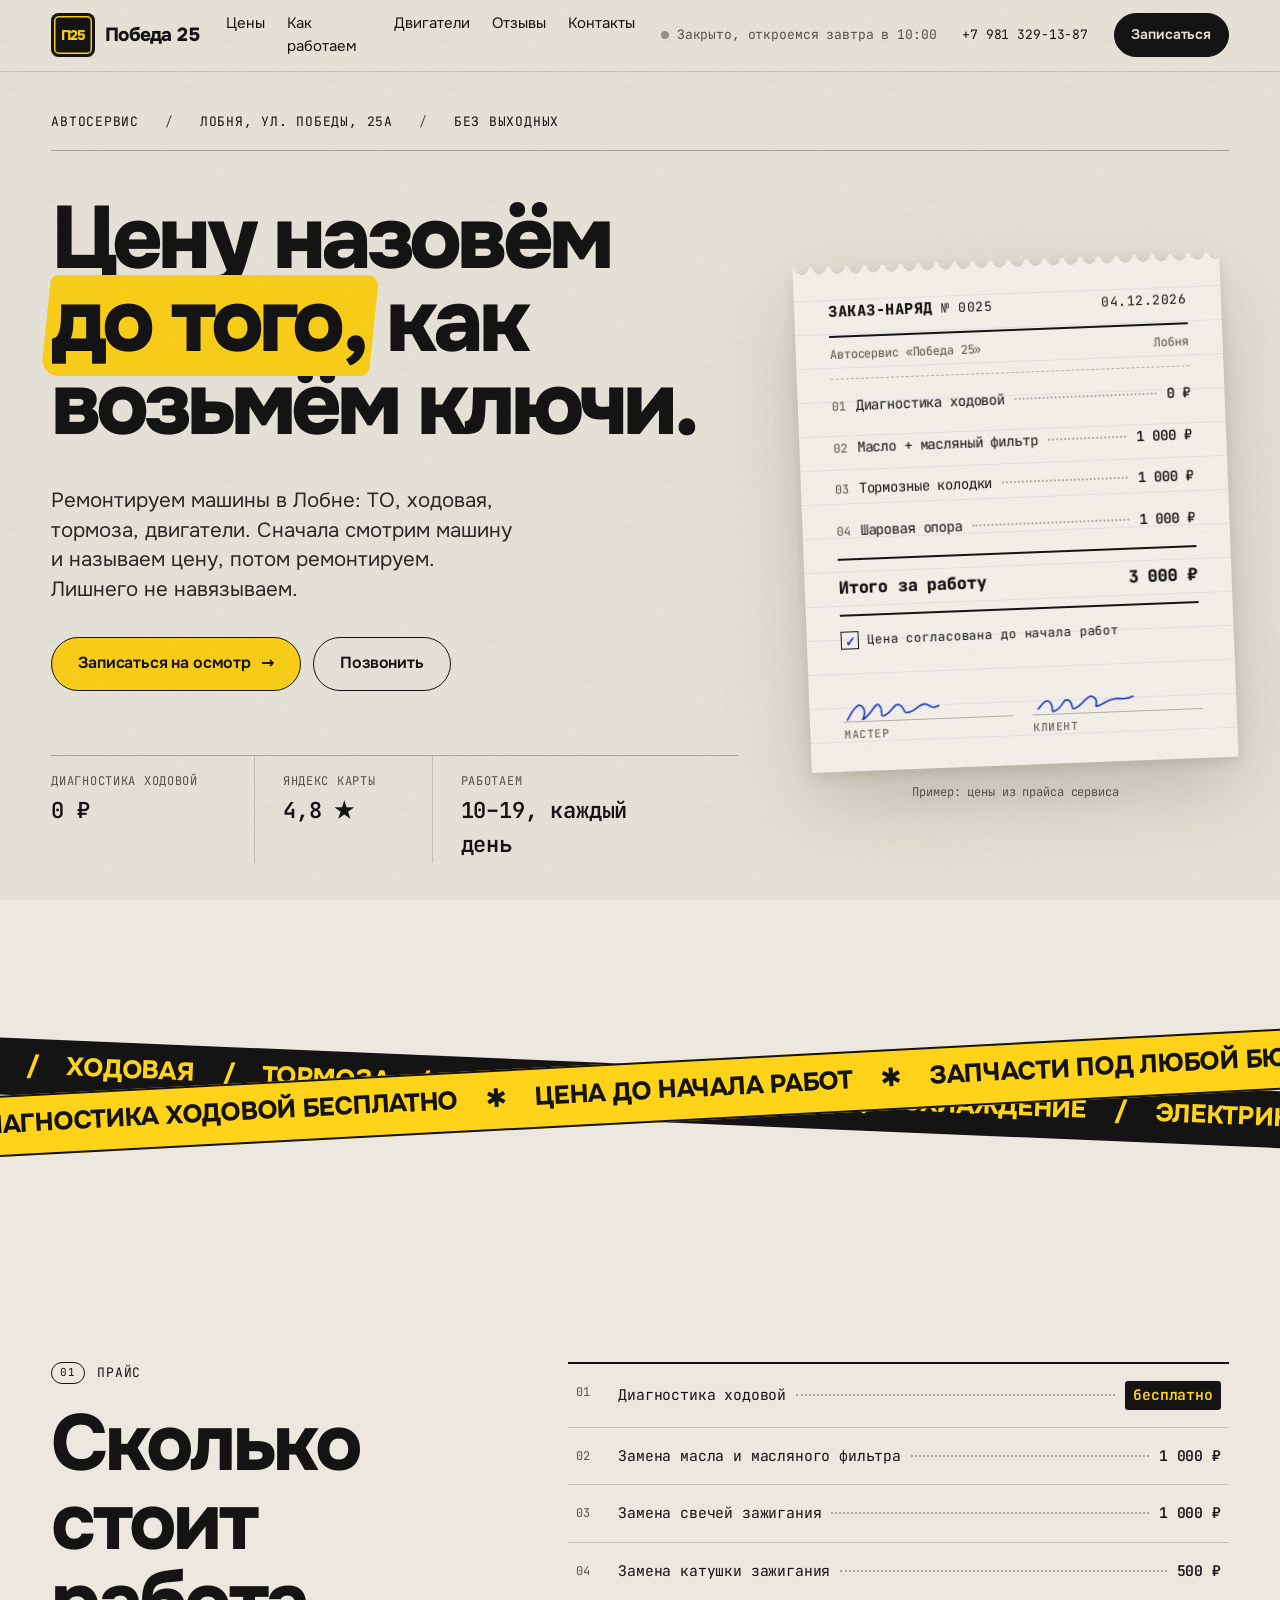
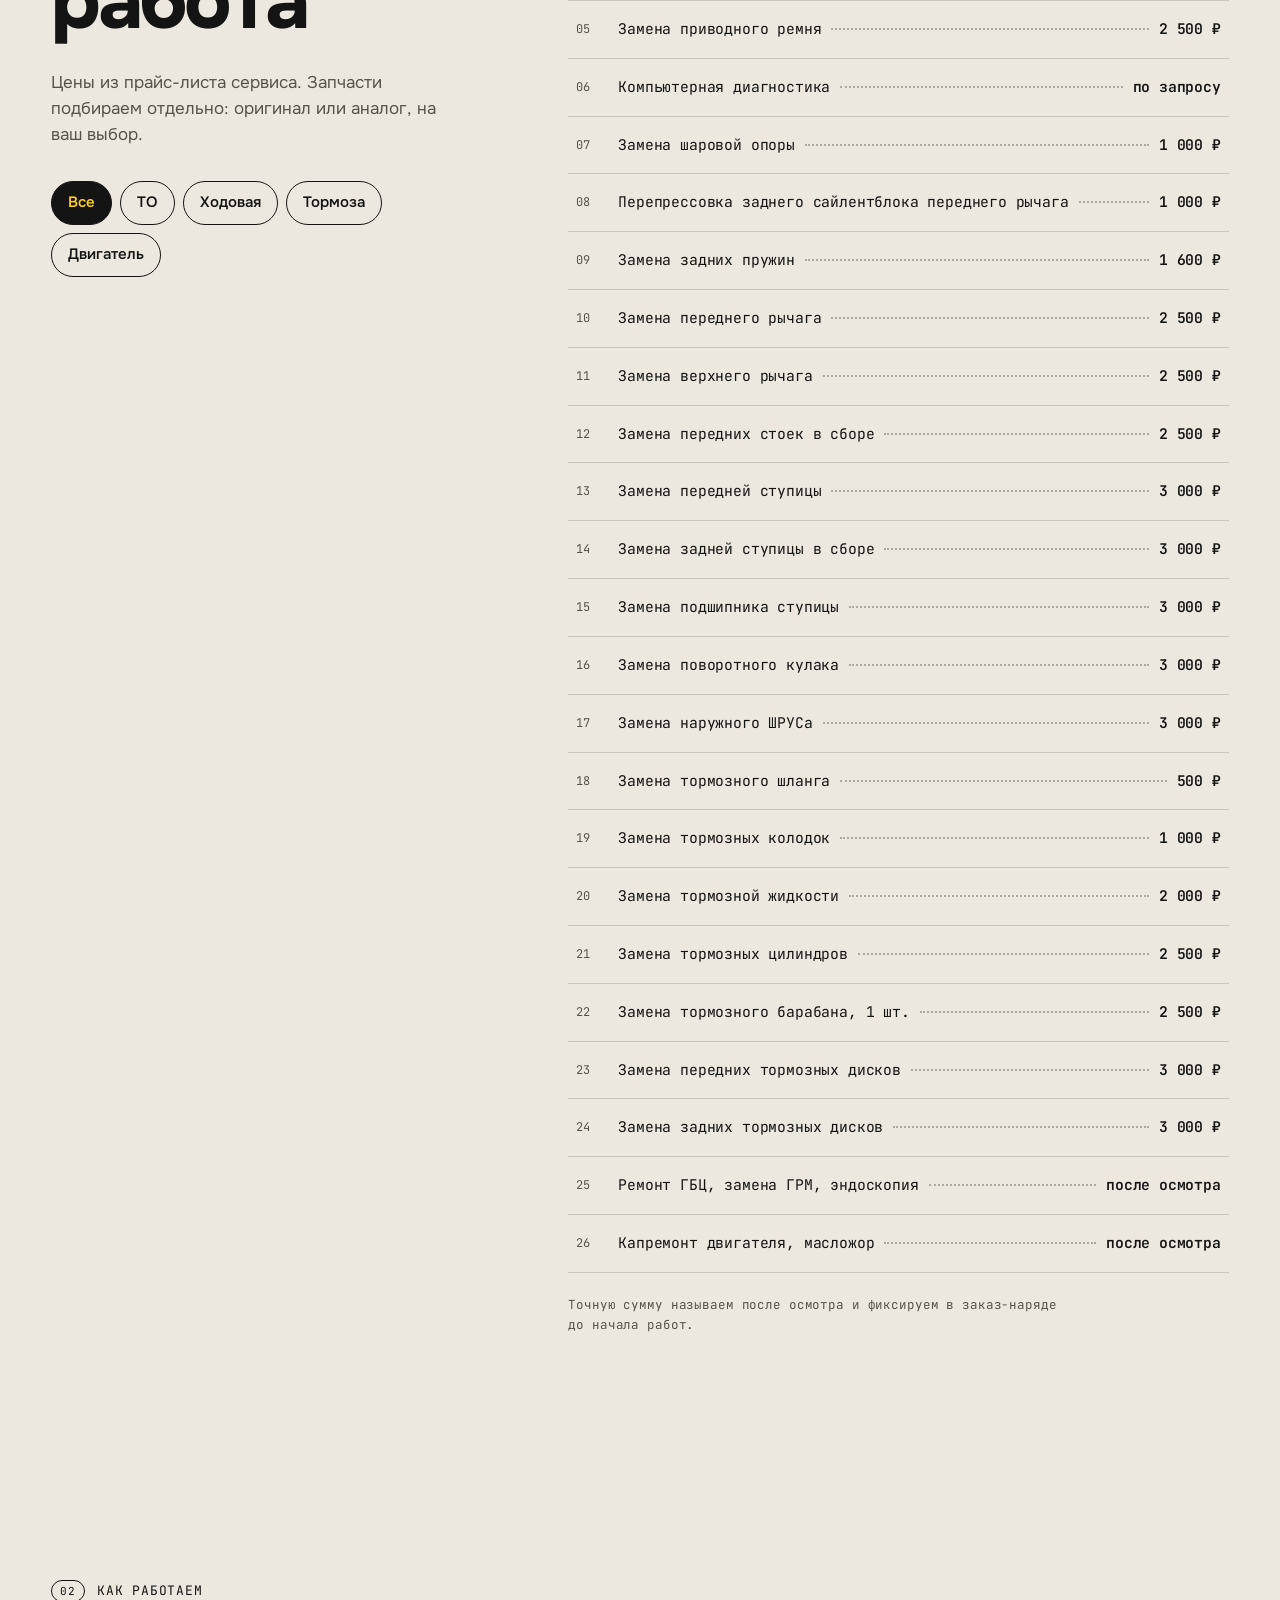
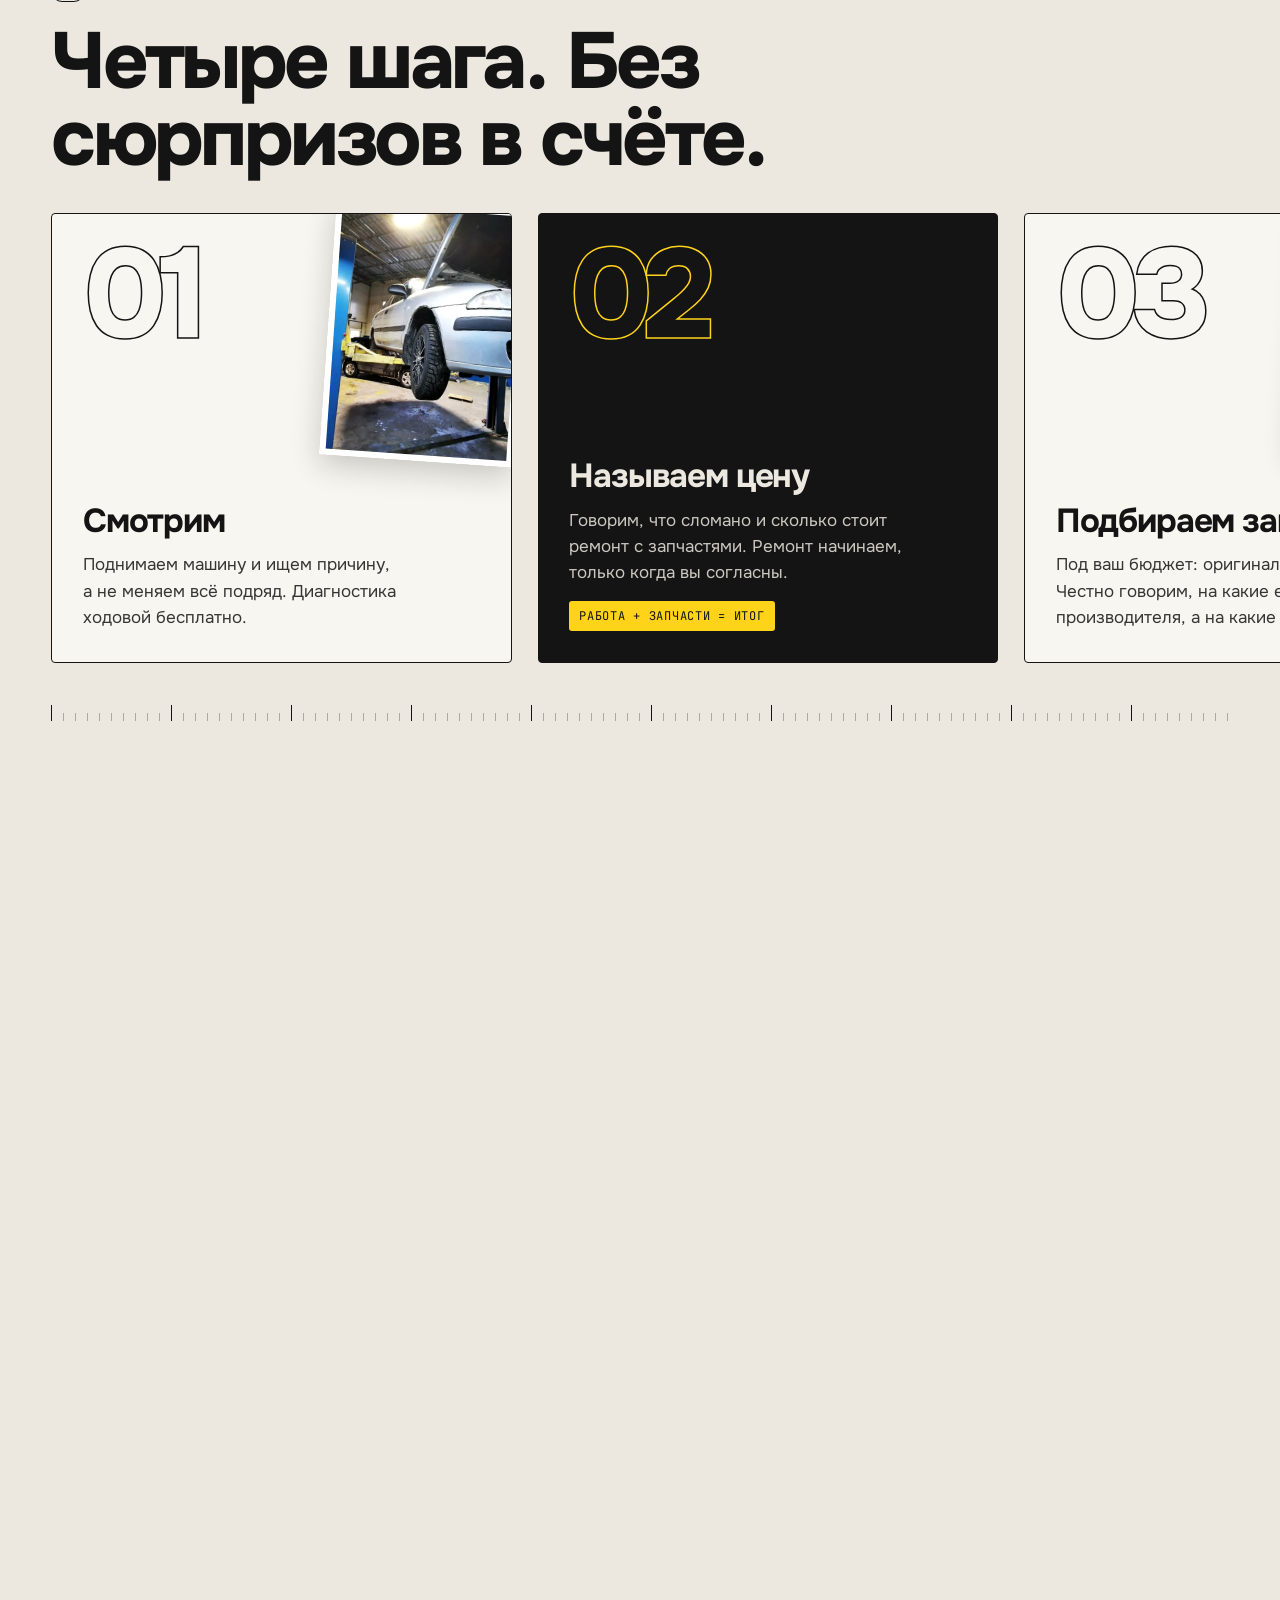
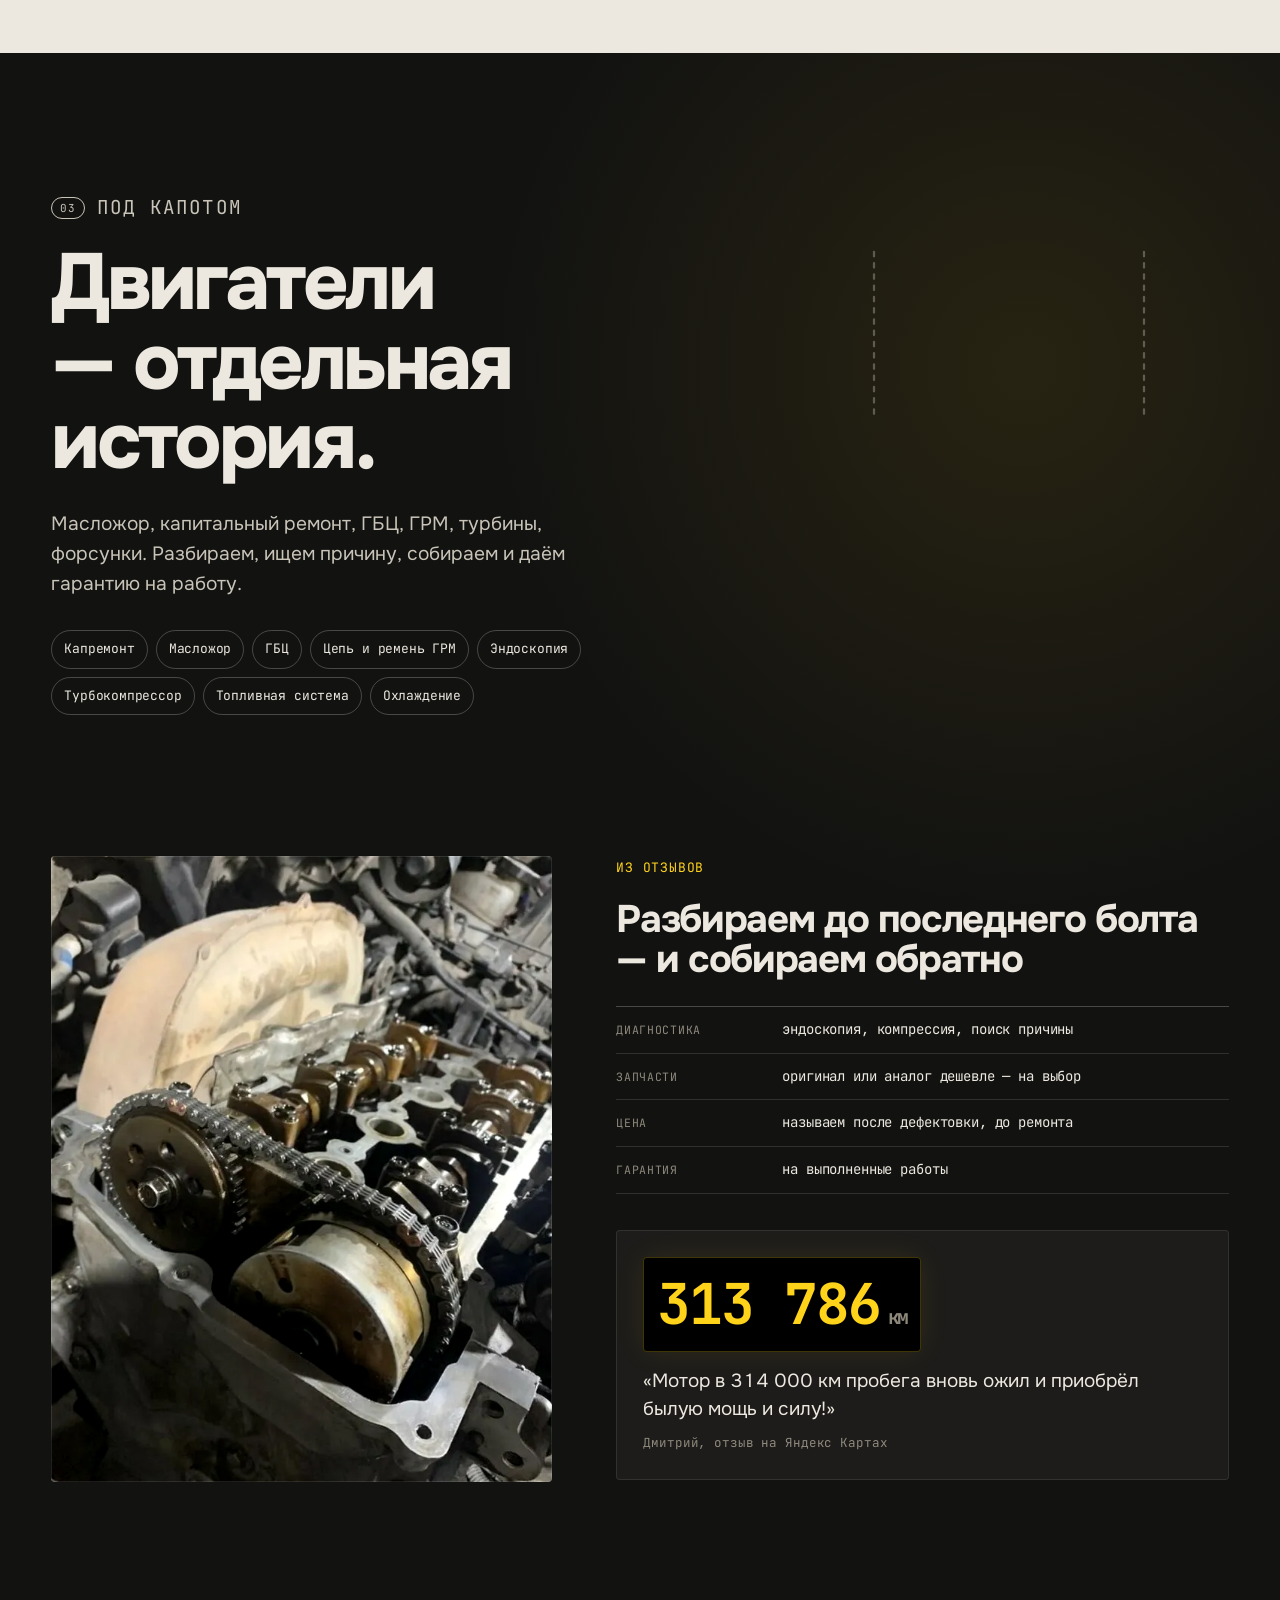
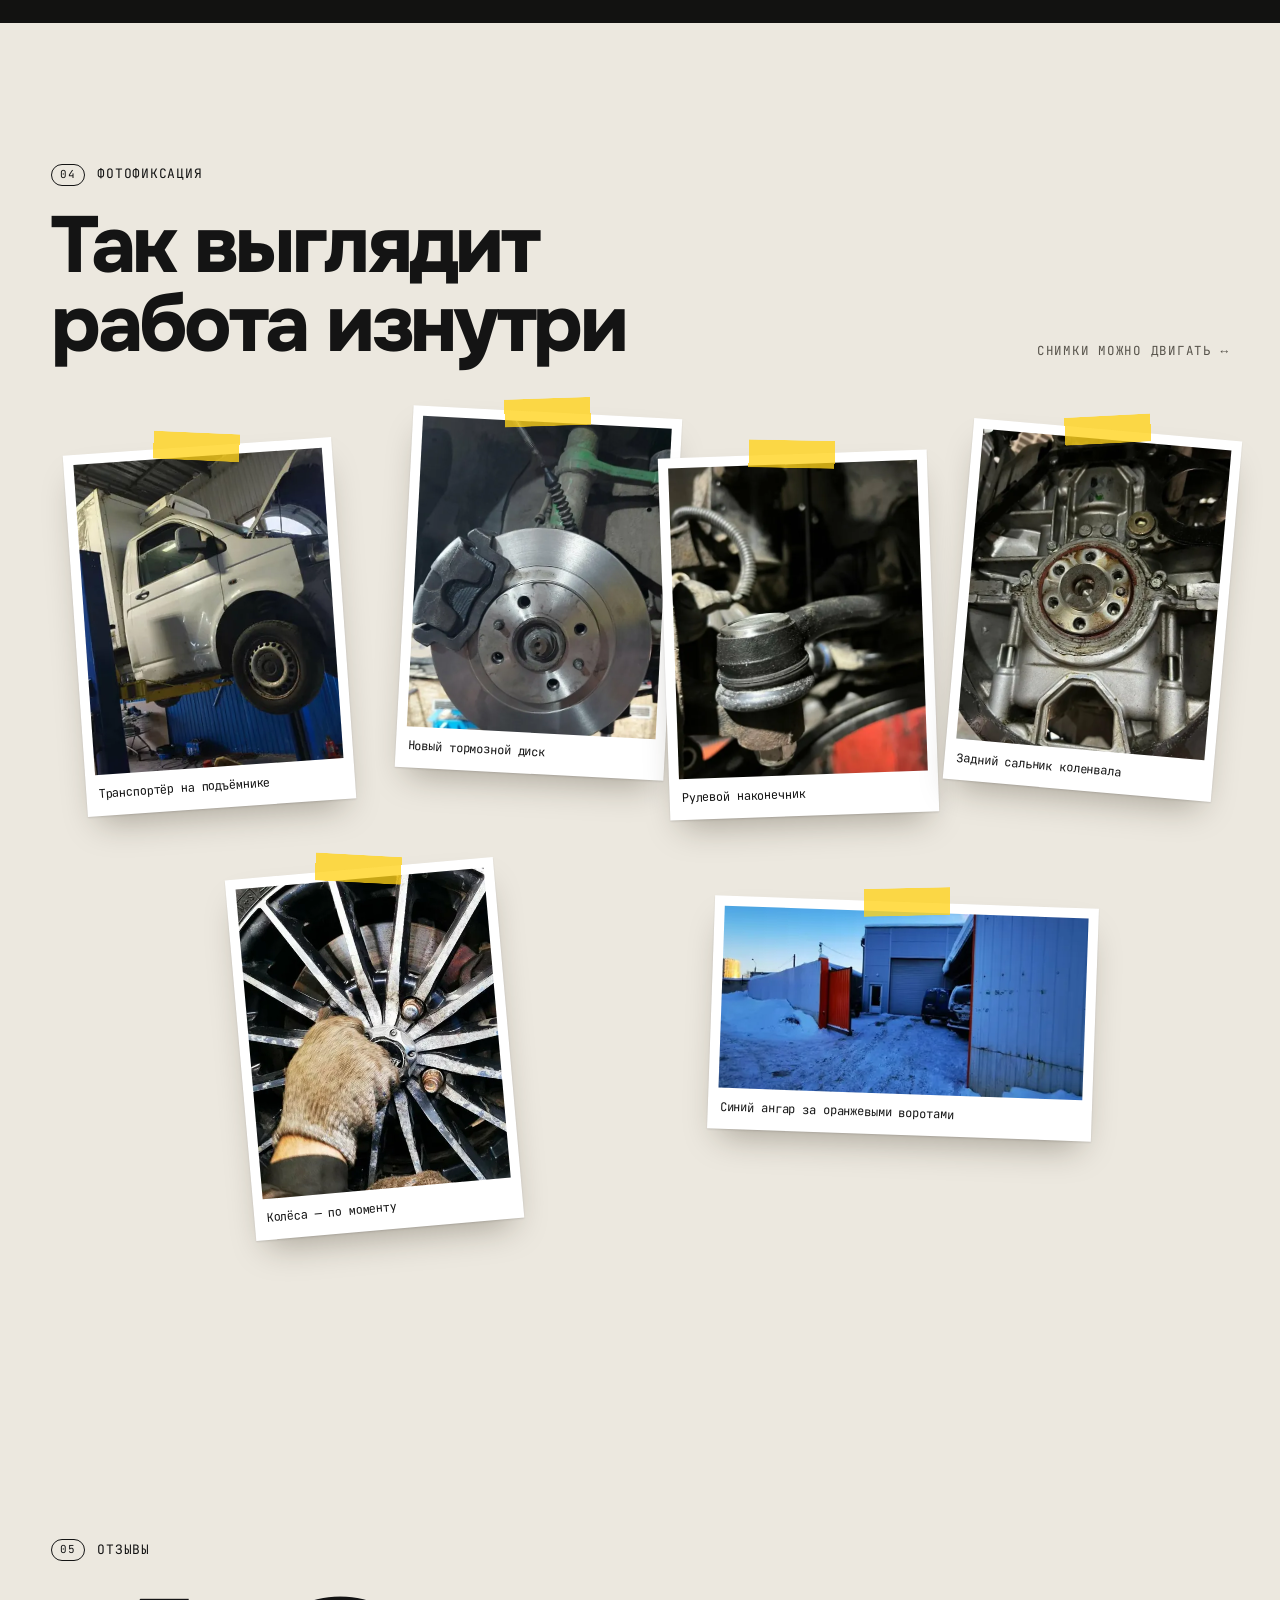
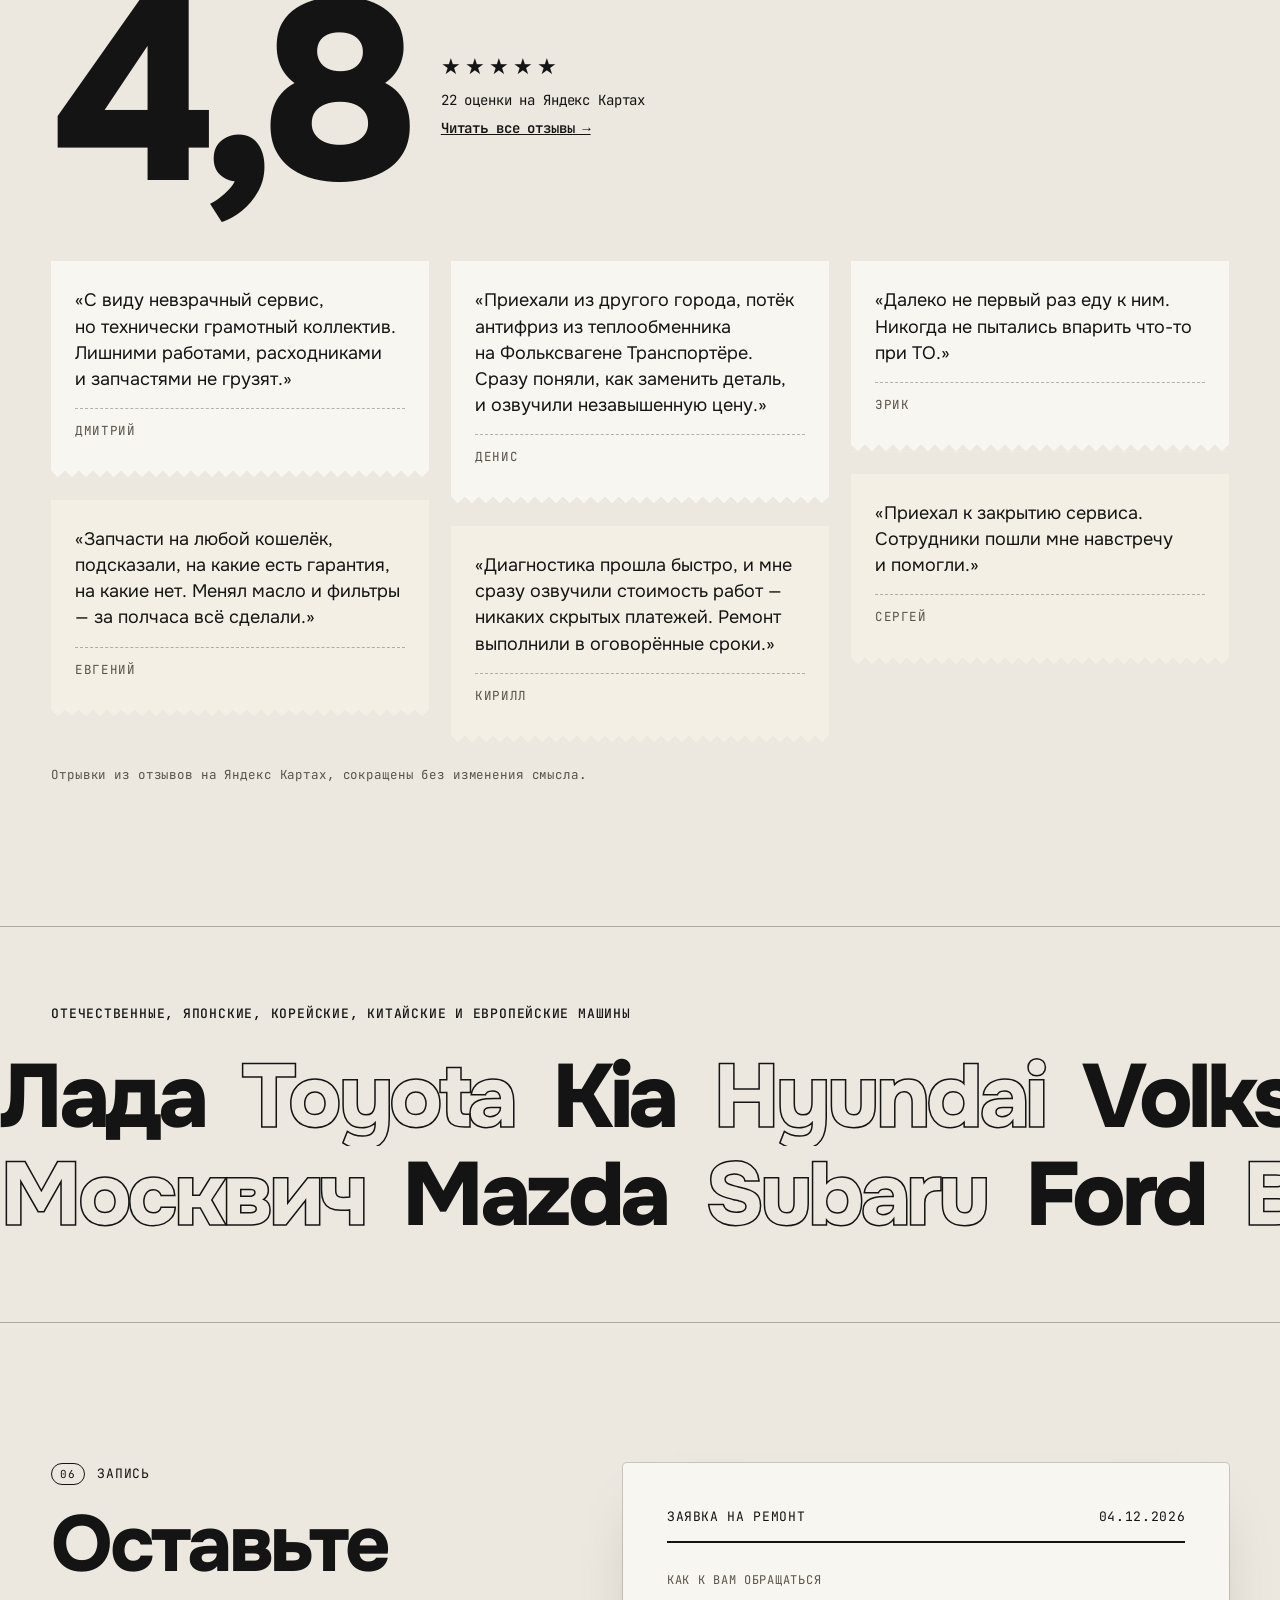
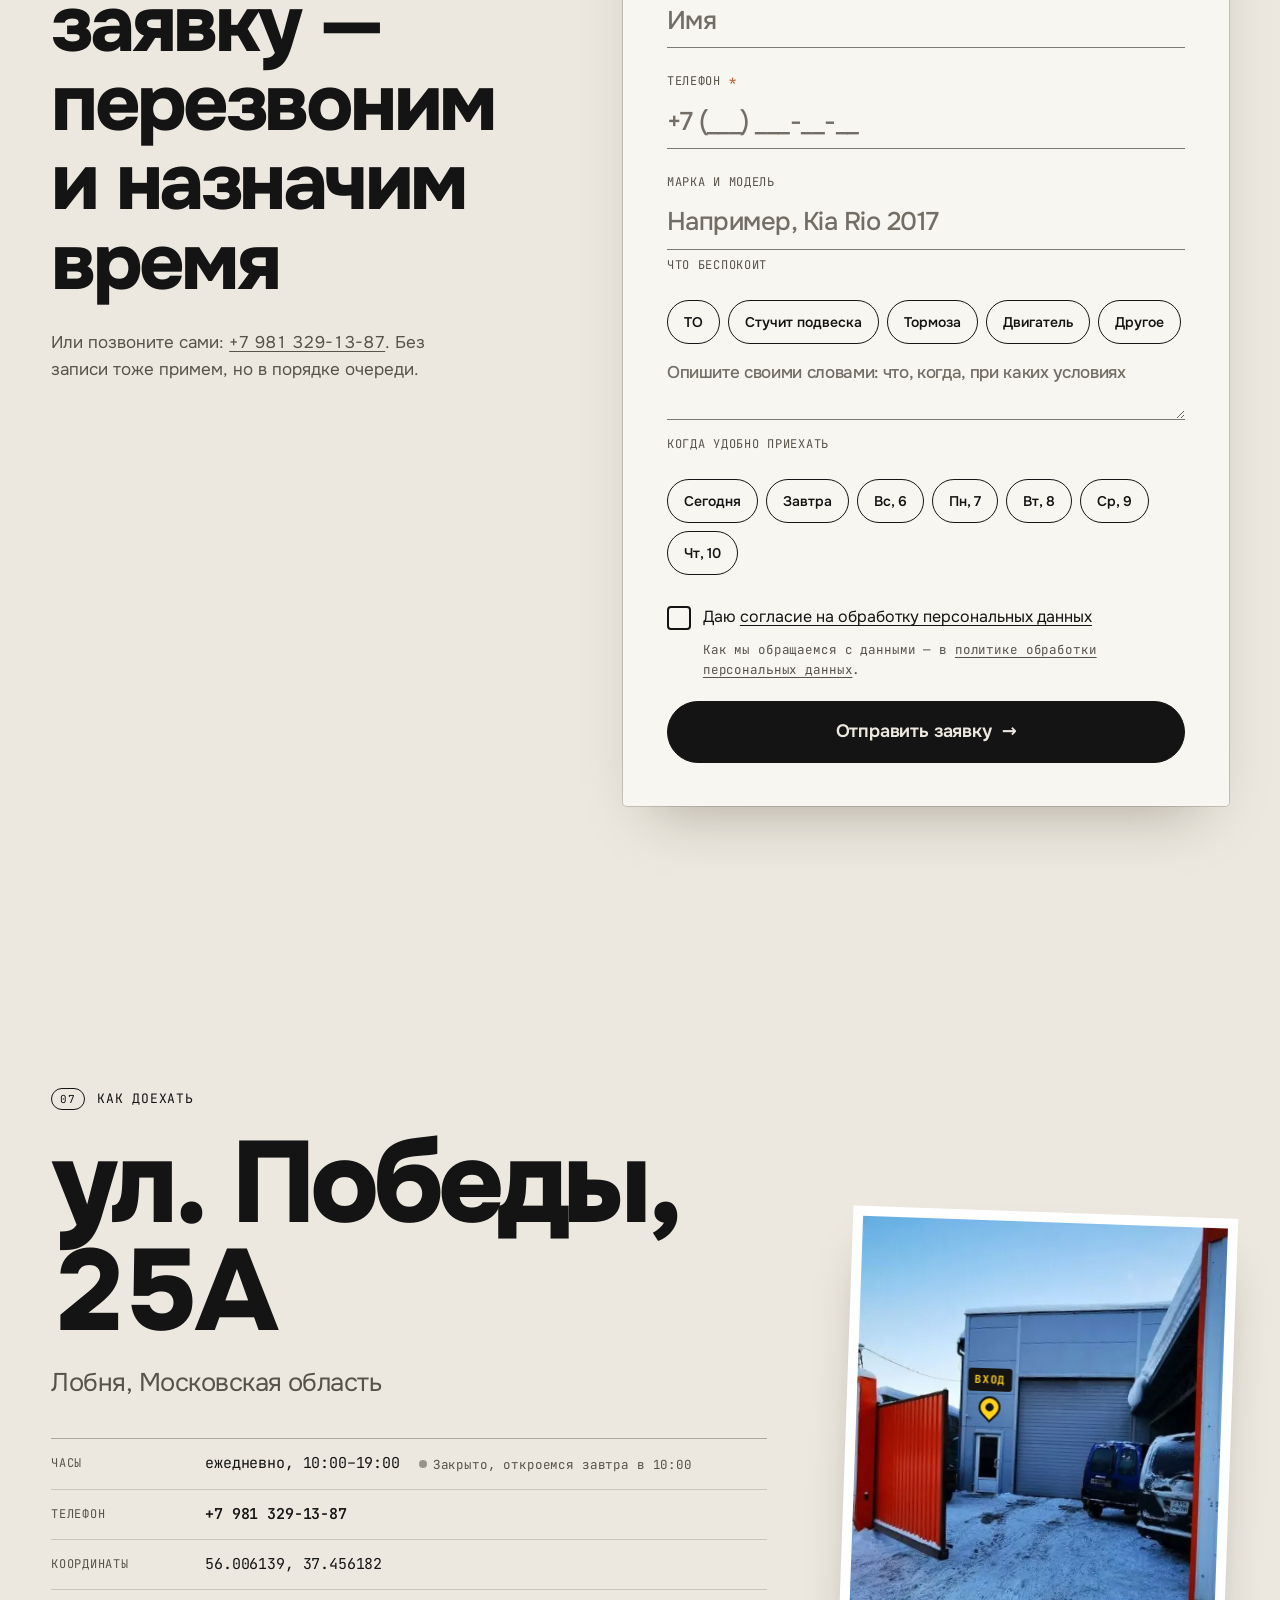
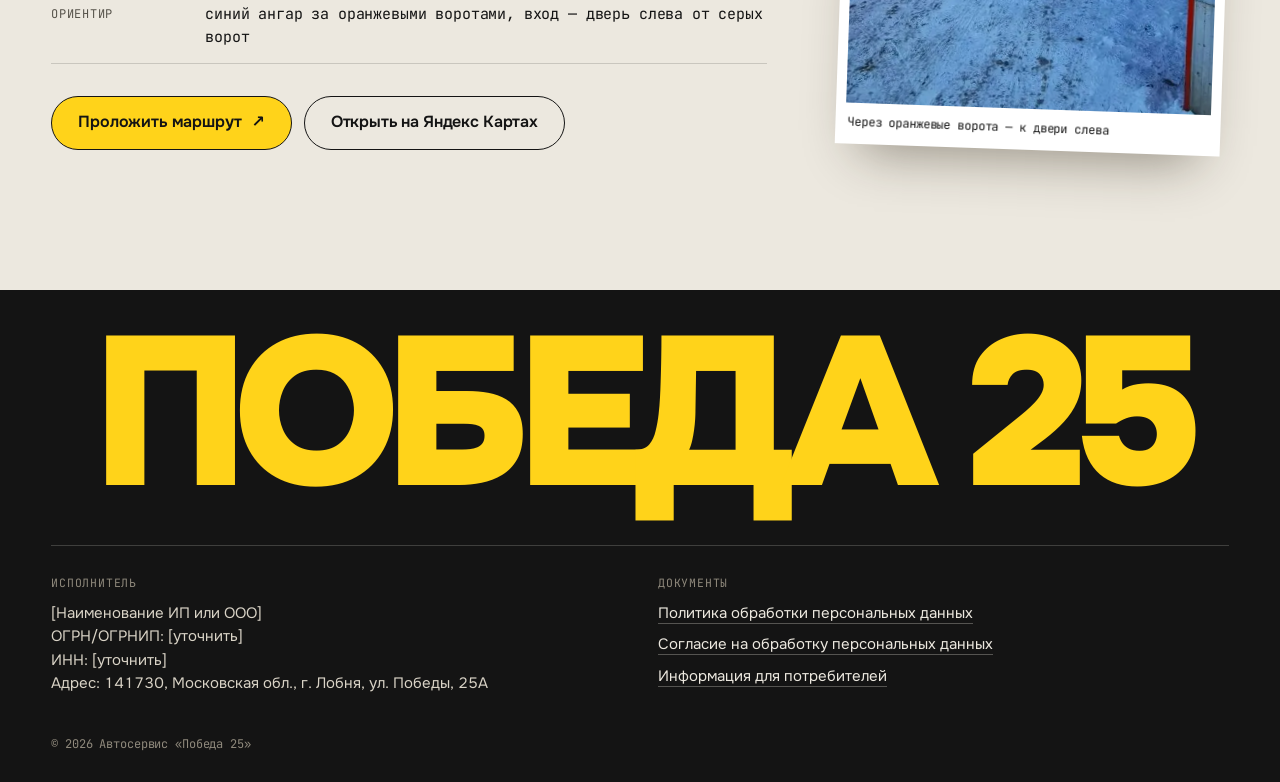
<file: index.html>
<!doctype html>
<html lang="ru" class="no-js force-motion">
<head>
  <meta charset="utf-8">
  <meta name="viewport" content="width=device-width, initial-scale=1, viewport-fit=cover">
  <title>Победа 25 — автосервис в Лобне. Цену называем до ремонта</title>
  <meta name="description" content="Автосервис «Победа 25» в Лобне, ул. Победы, 25А. ТО, ходовая, тормоза, ремонт двигателей. Диагностика ходовой бесплатно. Ежедневно 10:00–19:00.">
  <!-- Демонстрационная версия: не индексировать до согласования с владельцем -->
  <meta name="robots" content="noindex, nofollow">
  <meta name="theme-color" content="#ECE8DF">
  <meta property="og:title" content="Победа 25 — автосервис в Лобне">
  <meta property="og:description" content="Цену назовём до того, как возьмём ключи. ТО, ходовая, тормоза, двигатели.">
  <meta property="og:type" content="website">
  <meta property="og:locale" content="ru_RU">
  <link rel="icon" href="assets/img/favicon.svg" type="image/svg+xml">
  <link rel="preload" href="assets/fonts/onest-cyrillic-wght-normal.woff2" as="font" type="font/woff2" crossorigin>
  <link rel="preload" href="assets/fonts/jetbrains-mono-cyrillic-wght-normal.woff2" as="font" type="font/woff2" crossorigin>
  <link rel="stylesheet" href="assets/css/style.css?v=16">
  <script type="application/ld+json">
  {
    "@context": "https://schema.org",
    "@type": "AutoRepair",
    "name": "Победа 25",
    "telephone": "+7 981 329-13-87",
    "address": {"@type": "PostalAddress", "streetAddress": "ул. Победы, 25А", "addressLocality": "Лобня", "addressRegion": "Московская область", "addressCountry": "RU"},
    "geo": {"@type": "GeoCoordinates", "latitude": 56.006139, "longitude": 37.456182},
    "openingHoursSpecification": [{"@type": "OpeningHoursSpecification", "dayOfWeek": ["Monday","Tuesday","Wednesday","Thursday","Friday","Saturday","Sunday"], "opens": "10:00", "closes": "19:00"}]
  }
  </script>
</head>
<body>
  <svg width="0" height="0" style="position:absolute" aria-hidden="true" focusable="false">
    <filter id="ink" x="-10%" y="-10%" width="120%" height="120%">
      <feTurbulence type="fractalNoise" baseFrequency=".9" numOctaves="2" seed="7" result="n"/>
      <feColorMatrix in="n" type="matrix" values="0 0 0 0 0  0 0 0 0 0  0 0 0 0 0  0 0 0 -2.4 1.6" result="a"/>
      <feComposite in="SourceGraphic" in2="a" operator="in" result="c"/>
      <feTurbulence type="turbulence" baseFrequency=".04" numOctaves="2" seed="3" result="w"/>
      <feDisplacementMap in="c" in2="w" scale="2.2" xChannelSelector="R" yChannelSelector="G"/>
    </filter>
  </svg>
  <a class="skip" href="#main">Перейти к содержанию</a>
  <div class="progress" aria-hidden="true"><span></span></div>

  <!-- ============ ШАПКА ============ -->
  <header class="top" id="top">
    <a class="brand" href="#top" aria-label="Победа 25 — в начало страницы">
      <span class="brand__mark" aria-hidden="true">П25</span>
      <span class="brand__name">Победа&nbsp;25</span>
    </a>
    <nav class="top__nav" aria-label="Разделы">
      <a href="#price">Цены</a>
      <a href="#how">Как работаем</a>
      <a href="#engine">Двигатели</a>
      <a href="#reviews">Отзывы</a>
      <a href="#contacts">Контакты</a>
    </nav>
    <div class="top__status mono" data-status>
      <i class="dot" aria-hidden="true"></i><span>Ежедневно 10:00–19:00</span>
    </div>
    <a class="top__phone mono" href="tel:+79813291387">+7 981 329-13-87</a>
    <a class="btn btn--small btn--ink magnetic" href="#booking">Записаться</a>
  </header>

  <main id="main">

    <!-- ============ ПЕРВЫЙ ЭКРАН ============ -->
    <section class="hero" aria-labelledby="hero-title">
      <div class="hero__meta mono">
        <span>Автосервис</span><span>Лобня, ул. Победы, 25А</span><span>Без выходных</span>
      </div>

      <div class="hero__grid">
        <div class="hero__text">
          <h1 id="hero-title" class="hero__title" data-split>
            Цену назовём <mark class="marker">до&nbsp;того,</mark> как возьмём ключи.
          </h1>
          <p class="hero__lead" data-reveal>
            Ремонтируем машины в&nbsp;Лобне: ТО, ходовая, тормоза, двигатели. Сначала смотрим машину и&nbsp;называем цену, потом ремонтируем. Лишнего не&nbsp;навязываем.
          </p>
          <div class="hero__cta" data-reveal>
            <a class="btn btn--signal magnetic" href="#booking">Записаться на&nbsp;осмотр <span aria-hidden="true">→</span></a>
            <a class="btn btn--ghost" href="tel:+79813291387">Позвонить</a>
          </div>
          <dl class="hero__facts mono" data-reveal>
            <div><dt>Диагностика ходовой</dt><dd>0&nbsp;₽</dd></div>
            <div><dt>Яндекс Карты</dt><dd><span data-count="4.8" data-decimals="1">4,8</span>&nbsp;★</dd></div>
            <div><dt>Работаем</dt><dd>10–19, каждый день</dd></div>
          </dl>
        </div>

        <!-- Заказ-наряд -->
        <div class="hero__docket">
          <article class="docket" data-docket aria-label="Пример заказ-наряда">
            <header class="docket__head mono">
              <div><b>Заказ-наряд</b> № 0025</div>
              <div data-today>—</div>
            </header>
            <div class="docket__sub mono"><span>Автосервис «Победа 25»</span><span>Лобня</span></div>
            <ol class="docket__lines mono">
              <li><span class="n">01</span><span class="t">Диагностика ходовой</span><span class="d"></span><span class="p">0 ₽</span></li>
              <li><span class="n">02</span><span class="t">Масло + масляный фильтр</span><span class="d"></span><span class="p">1 000 ₽</span></li>
              <li><span class="n">03</span><span class="t">Тормозные колодки</span><span class="d"></span><span class="p">1 000 ₽</span></li>
              <li><span class="n">04</span><span class="t">Шаровая опора</span><span class="d"></span><span class="p">1 000 ₽</span></li>
            </ol>
            <div class="docket__total mono"><span>Итого за работу</span><span>3 000 ₽</span></div>
            <div class="docket__agree mono"><span class="box" aria-hidden="true">✓</span> Цена согласована до начала работ</div>
            <footer class="docket__sign mono">
              <div>Мастер
                <svg viewBox="0 0 120 34" aria-hidden="true"><path class="sig" d="M4 24c8-14 14-20 18-12s-6 16 2 10 12-18 16-12-2 14 6 10 10-14 16-10 2 10 10 8 12-10 18-8 6 6 14 2"/></svg>
              </div>
              <div>Клиент
                <svg viewBox="0 0 120 34" aria-hidden="true"><path class="sig sig--2" d="M6 20c6-6 10-12 14-6s-2 12 6 8 8-14 14-10 0 12 8 8 14-16 20-10-4 12 6 8 10-6 18-6 10 2 18-2"/></svg>
              </div>
            </footer>
            <div class="stamp" aria-hidden="true">
              <span class="stamp__top">Победа 25 · Лобня</span>
              <span class="stamp__main">Принято</span>
              <span class="stamp__bot">цена согласована</span>
            </div>
          </article>
          <p class="hero__note mono">Пример: цены из прайса сервиса</p>
        </div>
      </div>
    </section>

    <!-- ============ ЛЕНТЫ ============ -->
    <div class="tapes" aria-hidden="true">
      <div class="tape tape--signal"><div class="tape__track">
        <span>Диагностика ходовой бесплатно</span><span>✱</span><span>Цена до начала работ</span><span>✱</span><span>Запчасти под любой бюджет</span><span>✱</span><span>Ежедневно 10:00–19:00</span><span>✱</span>
        <span>Диагностика ходовой бесплатно</span><span>✱</span><span>Цена до начала работ</span><span>✱</span><span>Запчасти под любой бюджет</span><span>✱</span><span>Ежедневно 10:00–19:00</span><span>✱</span>
      </div></div>
      <div class="tape tape--ink"><div class="tape__track tape__track--rev">
        <span>ТО</span><span>/</span><span>Ходовая</span><span>/</span><span>Тормоза</span><span>/</span><span>Двигатели</span><span>/</span><span>Сцепление</span><span>/</span><span>Охлаждение</span><span>/</span><span>Электрика</span><span>/</span>
        <span>ТО</span><span>/</span><span>Ходовая</span><span>/</span><span>Тормоза</span><span>/</span><span>Двигатели</span><span>/</span><span>Сцепление</span><span>/</span><span>Охлаждение</span><span>/</span><span>Электрика</span><span>/</span>
      </div></div>
    </div>

    <!-- ============ ПРАЙС ============ -->
    <section class="price section" id="price" aria-labelledby="price-title">
      <div class="price__side">
        <p class="eyebrow mono"><span>01</span> Прайс</p>
        <h2 id="price-title" class="h2" data-split>Сколько стоит работа</h2>
        <p class="muted" data-reveal>Цены из прайс-листа сервиса. Запчасти подбираем отдельно: оригинал или аналог, на ваш выбор.</p>
        <div class="filters" role="group" aria-label="Фильтр по виду работ" data-reveal>
          <button class="chip is-on" data-filter="all" aria-pressed="true">Все</button>
          <button class="chip" data-filter="to" aria-pressed="false">ТО</button>
          <button class="chip" data-filter="hod" aria-pressed="false">Ходовая</button>
          <button class="chip" data-filter="tor" aria-pressed="false">Тормоза</button>
          <button class="chip" data-filter="dvs" aria-pressed="false">Двигатель</button>
        </div>
      </div>

      <div class="price__list">
        <ul class="ledger mono" data-ledger>
          <li data-cat="hod" class="is-free"><span class="t">Диагностика ходовой</span><span class="d"></span><span class="p">бесплатно</span></li>
          <li data-cat="to"><span class="t">Замена масла и масляного фильтра</span><span class="d"></span><span class="p">1 000 ₽</span></li>
          <li data-cat="to"><span class="t">Замена свечей зажигания</span><span class="d"></span><span class="p">1 000 ₽</span></li>
          <li data-cat="to"><span class="t">Замена катушки зажигания</span><span class="d"></span><span class="p">500 ₽</span></li>
          <li data-cat="to"><span class="t">Замена приводного ремня</span><span class="d"></span><span class="p">2 500 ₽</span></li>
          <li data-cat="to"><span class="t">Компьютерная диагностика</span><span class="d"></span><span class="p">по запросу</span></li>
          <li data-cat="hod"><span class="t">Замена шаровой опоры</span><span class="d"></span><span class="p">1 000 ₽</span></li>
          <li data-cat="hod"><span class="t">Перепрессовка заднего сайлентблока переднего рычага</span><span class="d"></span><span class="p">1 000 ₽</span></li>
          <li data-cat="hod"><span class="t">Замена задних пружин</span><span class="d"></span><span class="p">1 600 ₽</span></li>
          <li data-cat="hod"><span class="t">Замена переднего рычага</span><span class="d"></span><span class="p">2 500 ₽</span></li>
          <li data-cat="hod"><span class="t">Замена верхнего рычага</span><span class="d"></span><span class="p">2 500 ₽</span></li>
          <li data-cat="hod"><span class="t">Замена передних стоек в сборе</span><span class="d"></span><span class="p">2 500 ₽</span></li>
          <li data-cat="hod"><span class="t">Замена передней ступицы</span><span class="d"></span><span class="p">3 000 ₽</span></li>
          <li data-cat="hod"><span class="t">Замена задней ступицы в сборе</span><span class="d"></span><span class="p">3 000 ₽</span></li>
          <li data-cat="hod"><span class="t">Замена подшипника ступицы</span><span class="d"></span><span class="p">3 000 ₽</span></li>
          <li data-cat="hod"><span class="t">Замена поворотного кулака</span><span class="d"></span><span class="p">3 000 ₽</span></li>
          <li data-cat="hod"><span class="t">Замена наружного ШРУСа</span><span class="d"></span><span class="p">3 000 ₽</span></li>
          <li data-cat="tor"><span class="t">Замена тормозного шланга</span><span class="d"></span><span class="p">500 ₽</span></li>
          <li data-cat="tor"><span class="t">Замена тормозных колодок</span><span class="d"></span><span class="p">1 000 ₽</span></li>
          <li data-cat="tor"><span class="t">Замена тормозной жидкости</span><span class="d"></span><span class="p">2 000 ₽</span></li>
          <li data-cat="tor"><span class="t">Замена тормозных цилиндров</span><span class="d"></span><span class="p">2 500 ₽</span></li>
          <li data-cat="tor"><span class="t">Замена тормозного барабана, 1 шт.</span><span class="d"></span><span class="p">2 500 ₽</span></li>
          <li data-cat="tor"><span class="t">Замена передних тормозных дисков</span><span class="d"></span><span class="p">3 000 ₽</span></li>
          <li data-cat="tor"><span class="t">Замена задних тормозных дисков</span><span class="d"></span><span class="p">3 000 ₽</span></li>
          <li data-cat="dvs"><span class="t">Ремонт ГБЦ, замена ГРМ, эндоскопия</span><span class="d"></span><span class="p">после осмотра</span></li>
          <li data-cat="dvs"><span class="t">Капремонт двигателя, масложор</span><span class="d"></span><span class="p">после осмотра</span></li>
        </ul>
        <p class="fine mono">Точную сумму называем после осмотра и&nbsp;фиксируем в&nbsp;заказ-наряде до&nbsp;начала работ.</p>
      </div>
    </section>

    <!-- ============ КАК РАБОТАЕМ (горизонтальный скролл) ============ -->
    <section class="how" id="how" aria-labelledby="how-title">
      <div class="how__sticky">
        <div class="how__head">
          <p class="eyebrow mono"><span>02</span> Как работаем</p>
          <h2 id="how-title" class="h2">Четыре шага. Без сюрпризов в&nbsp;счёте.</h2>
        </div>
        <ol class="how__track" data-track>
          <li class="step">
            <span class="step__n" aria-hidden="true">01</span>
            <h3>Смотрим</h3>
            <p>Поднимаем машину и&nbsp;ищем причину, а&nbsp;не&nbsp;меняем всё подряд. Диагностика ходовой бесплатно.</p>
            <img src="assets/img/lift-sedan-s.webp" alt="Легковая машина на подъёмнике в боксе" loading="lazy" width="474" height="1024">
          </li>
          <li class="step">
            <span class="step__n" aria-hidden="true">02</span>
            <h3>Называем цену</h3>
            <p>Говорим, что сломано и&nbsp;сколько стоит ремонт с&nbsp;запчастями. Ремонт начинаем, только когда вы&nbsp;согласны.</p>
            <div class="step__tag mono">Работа + запчасти = итог</div>
          </li>
          <li class="step">
            <span class="step__n" aria-hidden="true">03</span>
            <h3>Подбираем запчасти</h3>
            <p>Под ваш бюджет: оригинал или аналог. Честно говорим, на&nbsp;какие есть гарантия производителя, а&nbsp;на&nbsp;какие нет.</p>
            <img src="assets/img/clutch-s.webp" alt="Новое сцепление, установленное на двигатель" loading="lazy" width="560" height="560">
          </li>
          <li class="step">
            <span class="step__n" aria-hidden="true">04</span>
            <h3>Отдаём машину</h3>
            <p>Показываем, что сделали, и&nbsp;подсказываем, на&nbsp;что обратить внимание дальше, чтобы следующий ремонт не&nbsp;стал внезапным.</p>
            <div class="step__tag mono">Заказ-наряд на руки</div>
          </li>
        </ol>
        <div class="how__ruler" aria-hidden="true"><span data-ruler></span></div>
      </div>
    </section>

    <!-- ============ ДВИГАТЕЛИ ============ -->
    <section class="engine" id="engine" aria-labelledby="engine-title">
      <div class="engine__grid section">
        <div class="engine__text">
          <p class="eyebrow mono eyebrow--dark"><span>03</span> Под капотом</p>
          <h2 id="engine-title" class="h2" data-split>Двигатели — отдельная история.</h2>
          <p data-reveal>Масложор, капитальный ремонт, ГБЦ, ГРМ, турбины, форсунки. Разбираем, ищем причину, собираем и&nbsp;даём гарантию на&nbsp;работу.</p>
          <ul class="tags mono" data-reveal>
            <li>Капремонт</li><li>Масложор</li><li>ГБЦ</li><li>Цепь и ремень ГРМ</li><li>Эндоскопия</li><li>Турбокомпрессор</li><li>Топливная система</li><li>Охлаждение</li>
          </ul>
        </div>
        <div class="engine__art" aria-hidden="true">
          <svg viewBox="0 0 320 420" class="piston" data-piston>
            <g class="draw">
              <rect x="70" y="30" width="180" height="150" rx="10"/>
              <line x1="70" y1="62" x2="250" y2="62"/><line x1="70" y1="78" x2="250" y2="78"/><line x1="70" y1="94" x2="250" y2="94"/>
              <circle cx="160" cy="140" r="20"/>
              <path d="M140 160 L122 330 a38 38 0 1 0 76 0 L180 160"/>
              <circle cx="160" cy="330" r="22"/>
              <circle cx="160" cy="330" r="8"/>
              <path d="M30 400 h260"/>
              <path d="M40 30 v150 M280 30 v150" class="dim"/>
            </g>
            <g class="labels mono">
              <text x="262" y="66">кольца</text>
              <text x="186" y="146">палец</text>
              <text x="210" y="300">шатун</text>
            </g>
          </svg>
        </div>
      </div>

      <article class="case section" aria-labelledby="case-title">
        <figure class="case__photo">
          <img src="assets/img/engine-timing.webp" alt="Открытая головка блока цилиндров: распредвалы и цепь ГРМ" loading="lazy" width="766" height="1024">
        </figure>
        <div class="case__body">
          <p class="eyebrow mono eyebrow--dark">Из отзывов</p>
          <h3 id="case-title" class="h3">Разбираем до последнего болта — и собираем обратно</h3>
          <dl class="spec mono">
            <div><dt>Диагностика</dt><dd>эндоскопия, компрессия, поиск причины</dd></div>
            <div><dt>Запчасти</dt><dd>оригинал или аналог дешевле — на выбор</dd></div>
            <div><dt>Цена</dt><dd>называем после дефектовки, до ремонта</dd></div>
            <div><dt>Гарантия</dt><dd>на выполненные работы</dd></div>
          </dl>
          <blockquote class="odo">
            <div class="odo__num mono"><span data-count="314000" data-format="int">314 000</span><small>км</small></div>
            <p>«Мотор в&nbsp;314&nbsp;000&nbsp;км пробега вновь ожил и&nbsp;приобрёл былую мощь и&nbsp;силу!»</p>
            <cite class="mono">Дмитрий, отзыв на Яндекс Картах</cite>
          </blockquote>
        </div>
      </article>
    </section>

    <!-- ============ ФОТО ============ -->
    <section class="photos section" aria-labelledby="photos-title">
      <div class="photos__head">
        <div>
          <p class="eyebrow mono"><span>04</span> Фотофиксация</p>
          <h2 id="photos-title" class="h2" data-split>Так выглядит работа изнутри</h2>
        </div>
        <p class="muted mono hint">Снимки можно двигать ↔</p>
      </div>
      <div class="board" data-board>
        <figure class="print" style="--r:-4deg;--x:2%;--y:4%"><img src="assets/img/lift-transporter-s.webp" alt="Фургон Volkswagen на подъёмнике" loading="lazy" width="560" height="420" draggable="false"><figcaption class="mono">Транспортёр на подъёмнике</figcaption></figure>
        <figure class="print" style="--r:3deg;--x:30%;--y:0%"><img src="assets/img/brake-disc-s.webp" alt="Новый тормозной диск и суппорт" loading="lazy" width="560" height="807" draggable="false"><figcaption class="mono">Новый тормозной диск</figcaption></figure>
        <figure class="print" style="--r:-2deg;--x:52%;--y:5%"><img src="assets/img/tie-rod-s.webp" alt="Рулевой наконечник крупным планом" loading="lazy" width="560" height="753" draggable="false"><figcaption class="mono">Рулевой наконечник</figcaption></figure>
        <figure class="print" style="--r:5deg;--x:77%;--y:2%"><img src="assets/img/engine-block-s.webp" alt="Блок двигателя со снятым сальником коленвала" loading="lazy" width="560" height="747" draggable="false"><figcaption class="mono">Задний сальник коленвала</figcaption></figure>
        <figure class="print" style="--r:-5deg;--x:16%;--y:54%"><img src="assets/img/wheel-s.webp" alt="Мастер затягивает колёсные болты" loading="lazy" width="471" height="1024" draggable="false"><figcaption class="mono">Колёса — по моменту</figcaption></figure>
        <figure class="print" style="--r:2deg;--x:56%;--y:58%"><img src="assets/img/outside-s.webp" alt="Синий ангар автосервиса с оранжевыми воротами зимой" loading="lazy" width="560" height="259" draggable="false"><figcaption class="mono">Синий ангар за оранжевыми воротами</figcaption></figure>
      </div>
    </section>

    <!-- ============ ОТЗЫВЫ ============ -->
    <section class="reviews section" id="reviews" aria-labelledby="reviews-title">
      <div class="reviews__head">
        <p class="eyebrow mono"><span>05</span> Отзывы</p>
        <div class="score">
          <span class="score__num" data-count="4.8" data-decimals="1">4,8</span>
          <div class="score__meta mono">
            <span class="stars" aria-hidden="true">★★★★★</span>
            <span>22 оценки на Яндекс Картах</span>
            <a href="https://yandex.ru/maps/org/pobeda_25/231018451470/reviews/" target="_blank" rel="noopener">Читать все отзывы →</a>
          </div>
        </div>
        <h2 id="reviews-title" class="visually-hidden">Отзывы клиентов</h2>
      </div>
      <div class="receipts">
        <blockquote class="receipt" data-reveal><p>С виду невзрачный сервис, но&nbsp;технически грамотный коллектив. Лишними работами, расходниками и&nbsp;запчастями не&nbsp;грузят.</p><cite class="mono">Дмитрий</cite></blockquote>
        <blockquote class="receipt receipt--tilt" data-reveal><p>Запчасти на&nbsp;любой кошелёк, подсказали, на&nbsp;какие есть гарантия, на&nbsp;какие нет. Менял масло и&nbsp;фильтры — за&nbsp;полчаса всё сделали.</p><cite class="mono">Евгений</cite></blockquote>
        <blockquote class="receipt" data-reveal><p>Приехали из&nbsp;другого города, потёк антифриз из&nbsp;теплообменника на&nbsp;Фольксвагене Транспортёре. Сразу поняли, как заменить деталь, и&nbsp;озвучили незавышенную цену.</p><cite class="mono">Денис</cite></blockquote>
        <blockquote class="receipt receipt--tilt" data-reveal><p>Диагностика прошла быстро, и&nbsp;мне сразу озвучили стоимость работ — никаких скрытых платежей. Ремонт выполнили в&nbsp;оговорённые сроки.</p><cite class="mono">Кирилл</cite></blockquote>
        <blockquote class="receipt" data-reveal><p>Далеко не&nbsp;первый раз еду к&nbsp;ним. Никогда не&nbsp;пытались впарить что-то при&nbsp;ТО.</p><cite class="mono">Эрик</cite></blockquote>
        <blockquote class="receipt receipt--tilt" data-reveal><p>Приехал к&nbsp;закрытию сервиса. Сотрудники пошли мне навстречу и&nbsp;помогли.</p><cite class="mono">Сергей</cite></blockquote>
      </div>
      <p class="fine mono">Отрывки из&nbsp;отзывов на&nbsp;Яндекс Картах, сокращены без изменения смысла.</p>
    </section>

    <!-- ============ МАРКИ ============ -->
    <section class="brands" aria-labelledby="brands-title">
      <h2 id="brands-title" class="brands__title mono">Отечественные, японские, корейские, китайские и европейские машины</h2>
      <div class="marquee" aria-hidden="true">
        <div class="marquee__track">
          <span>Лада</span><span class="o">Toyota</span><span>Kia</span><span class="o">Hyundai</span><span>Volkswagen</span><span class="o">Mitsubishi</span><span>Haval</span><span class="o">Chery</span><span>Geely</span><span class="o">Volvo</span><span>Nissan</span><span class="o">Škoda</span><span>Renault</span><span class="o">УАЗ</span>
          <span>Лада</span><span class="o">Toyota</span><span>Kia</span><span class="o">Hyundai</span><span>Volkswagen</span><span class="o">Mitsubishi</span><span>Haval</span><span class="o">Chery</span><span>Geely</span><span class="o">Volvo</span><span>Nissan</span><span class="o">Škoda</span><span>Renault</span><span class="o">УАЗ</span>
        </div>
      </div>
      <div class="marquee marquee--rev" aria-hidden="true">
        <div class="marquee__track">
          <span class="o">Москвич</span><span>Mazda</span><span class="o">Subaru</span><span>Ford</span><span class="o">BMW</span><span>Mercedes-Benz</span><span class="o">Audi</span><span>Changan</span><span class="o">Exeed</span><span>Jetour</span><span class="o">Tank</span><span>Lexus</span><span class="o">Honda</span><span>Opel</span>
          <span class="o">Москвич</span><span>Mazda</span><span class="o">Subaru</span><span>Ford</span><span class="o">BMW</span><span>Mercedes-Benz</span><span class="o">Audi</span><span>Changan</span><span class="o">Exeed</span><span>Jetour</span><span class="o">Tank</span><span>Lexus</span><span class="o">Honda</span><span>Opel</span>
        </div>
      </div>
    </section>

    <!-- ============ ЗАПИСЬ ============ -->
    <section class="booking section" id="booking" aria-labelledby="booking-title">
      <div class="booking__intro">
        <p class="eyebrow mono"><span>06</span> Запись</p>
        <h2 id="booking-title" class="h2" data-split>Оставьте заявку — перезвоним и&nbsp;назначим время</h2>
        <p class="muted" data-reveal>Или позвоните сами: <a class="link" href="tel:+79813291387">+7 981 329-13-87</a>. Без записи тоже примем, но&nbsp;в&nbsp;порядке очереди.</p>
      </div>

      <div class="blank" data-blank>
        <form class="blank__form" novalidate data-form>
          <header class="blank__head mono"><span>Заявка на ремонт</span><span data-today>—</span></header>

          <div class="field">
            <label for="f-name" class="mono">Как к вам обращаться</label>
            <input id="f-name" name="name" type="text" autocomplete="given-name" placeholder="Имя" maxlength="60">
          </div>

          <div class="field">
            <label for="f-phone" class="mono">Телефон <span class="req" aria-hidden="true">*</span></label>
            <input id="f-phone" name="phone" type="tel" inputmode="tel" autocomplete="tel" placeholder="+7 (___) ___-__-__" required aria-describedby="e-phone" data-phone>
            <p class="err" id="e-phone" role="alert"></p>
          </div>

          <div class="field">
            <label for="f-car" class="mono">Марка и модель</label>
            <input id="f-car" name="car" type="text" placeholder="Например, Kia Rio 2017" maxlength="80">
          </div>

          <fieldset class="field">
            <legend class="mono">Что беспокоит</legend>
            <div class="chips">
              <label class="chip"><input type="checkbox" name="what" value="ТО"><span>ТО</span></label>
              <label class="chip"><input type="checkbox" name="what" value="Ходовая"><span>Стучит подвеска</span></label>
              <label class="chip"><input type="checkbox" name="what" value="Тормоза"><span>Тормоза</span></label>
              <label class="chip"><input type="checkbox" name="what" value="Двигатель"><span>Двигатель</span></label>
              <label class="chip"><input type="checkbox" name="what" value="Другое"><span>Другое</span></label>
            </div>
            <textarea name="comment" rows="2" placeholder="Опишите своими словами: что, когда, при каких условиях" maxlength="600" aria-label="Описание проблемы"></textarea>
          </fieldset>

          <fieldset class="field">
            <legend class="mono">Когда удобно приехать</legend>
            <div class="chips" data-days></div>
          </fieldset>

          <div class="consent">
            <label class="check">
              <input type="checkbox" name="consent" required aria-describedby="e-consent">
              <span class="check__box" aria-hidden="true"></span>
              <span>Даю <a class="link" href="consent.html" target="_blank">согласие на&nbsp;обработку персональных данных</a></span>
            </label>
            <p class="err" id="e-consent" role="alert"></p>
            <p class="consent__note mono">Как мы обращаемся с&nbsp;данными — в&nbsp;<a class="link" href="privacy.html" target="_blank">политике обработки персональных данных</a>.</p>
          </div>

          <button class="btn btn--ink btn--wide magnetic" type="submit">Отправить заявку <span aria-hidden="true">→</span></button>
        </form>

        <div class="blank__done" data-done hidden tabindex="-1">
          <div class="stamp stamp--big" aria-hidden="true">
            <span class="stamp__top">Победа 25 · Лобня</span>
            <span class="stamp__main">Принято</span>
            <span class="stamp__bot" data-ticket>№ 0025</span>
          </div>
          <h3 class="h3">Заявка заполнена</h3>
          <p class="demo-note"><b>Это демонстрационная версия сайта:</b> заявка никуда не&nbsp;отправлена и&nbsp;нигде не&nbsp;сохранена. Чтобы записаться, позвоните: <a class="link" href="tel:+79813291387">+7 981 329-13-87</a>.</p>
          <button class="btn btn--ghost" type="button" data-again>Заполнить ещё раз</button>
        </div>
      </div>
    </section>

    <!-- ============ КОНТАКТЫ ============ -->
    <section class="contacts section" id="contacts" aria-labelledby="contacts-title">
      <div class="contacts__main">
        <p class="eyebrow mono"><span>07</span> Как доехать</p>
        <h2 id="contacts-title" class="contacts__addr" data-split>ул. Победы, 25А</h2>
        <p class="contacts__city">Лобня, Московская область</p>
        <dl class="kv mono">
          <div><dt>Часы</dt><dd>ежедневно, 10:00–19:00 <span class="live" data-status><i class="dot"></i><span></span></span></dd></div>
          <div><dt>Телефон</dt><dd><a href="tel:+79813291387">+7 981 329-13-87</a></dd></div>
          <div><dt>Координаты</dt><dd>56.006139, 37.456182</dd></div>
          <div><dt>Ориентир</dt><dd>синий ангар за оранжевыми воротами, вход — дверь слева от серых ворот</dd></div>
        </dl>
        <div class="hero__cta">
          <a class="btn btn--signal magnetic" href="https://yandex.ru/maps/?rtext=~56.006139%2C37.456182&amp;rtt=auto" target="_blank" rel="noopener">Проложить маршрут <span aria-hidden="true">↗</span></a>
          <a class="btn btn--ghost" href="https://yandex.ru/maps/org/pobeda_25/231018451470/" target="_blank" rel="noopener">Открыть на Яндекс Картах</a>
        </div>
      </div>
      <figure class="contacts__photo">
        <div class="shot">
          <img src="assets/img/outside-tall.webp" alt="Въезд в автосервис: оранжевые ворота, синий ангар, вход — дверь слева от серых ворот" loading="lazy" width="474" height="1024">
          <span class="pin" aria-hidden="true"></span>
          <span class="pin-label mono" aria-hidden="true">вход</span>
        </div>
        <figcaption class="mono">Через оранжевые ворота — к двери слева</figcaption>
      </figure>
    </section>
  </main>

  <!-- ============ ПОДВАЛ ============ -->
  <footer class="foot">
    <div class="foot__word" aria-hidden="true">ПОБЕДА 25</div>
    <div class="foot__grid">
      <div>
        <p class="mono foot__label">Исполнитель</p>
        <p data-todo>[Наименование ИП или ООО]<br>ОГРН/ОГРНИП: [уточнить]<br>ИНН: [уточнить]<br>Адрес: 141730, Московская обл., г.&nbsp;Лобня, ул.&nbsp;Победы, 25А</p>
      </div>
      <div>
        <p class="mono foot__label">Документы</p>
        <ul class="foot__links">
          <li><a href="privacy.html">Политика обработки персональных данных</a></li>
          <li><a href="consent.html">Согласие на обработку персональных данных</a></li>
          <li><a href="info.html">Информация для потребителей</a></li>
        </ul>
      </div>
    </div>
    <p class="foot__copy mono">© <span data-year>2026</span> Автосервис «Победа 25»</p>
  </footer>

  <script src="assets/js/main.js?v=16" defer></script>
</body>
</html>
</file>
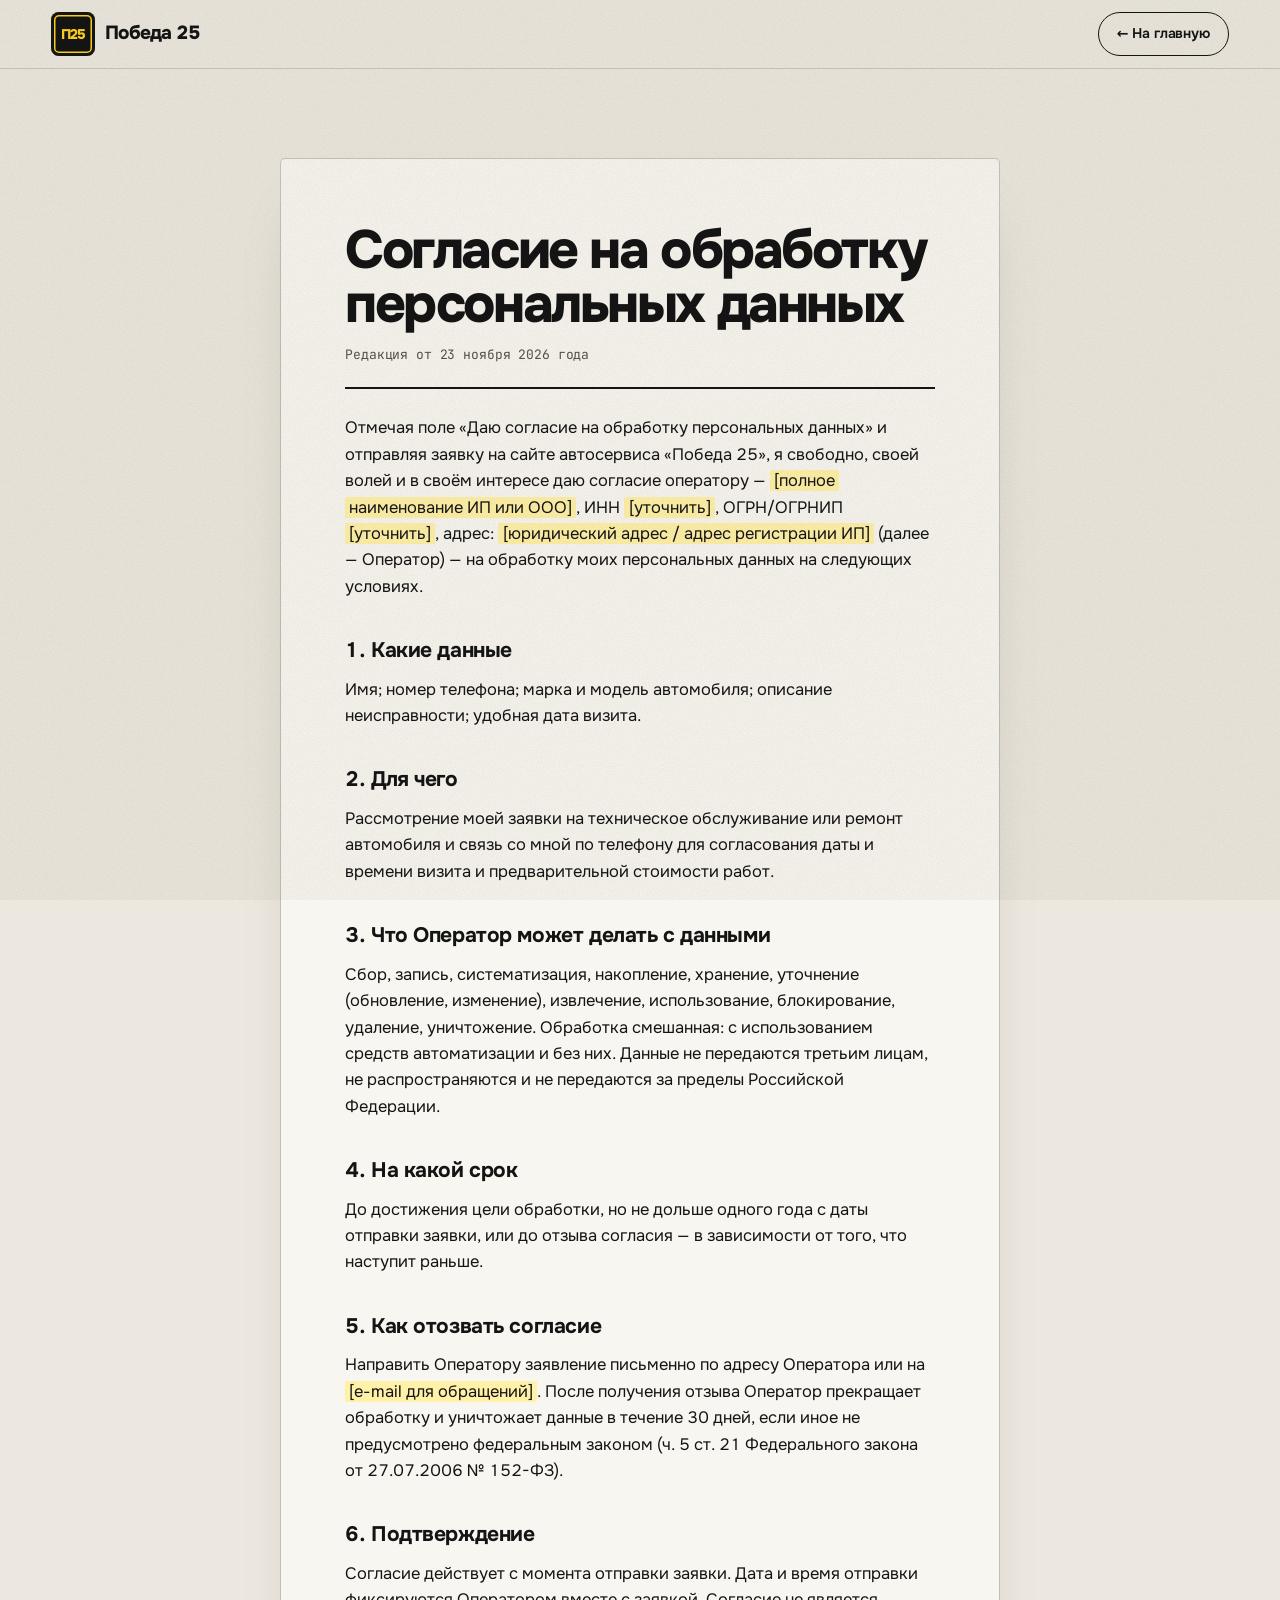
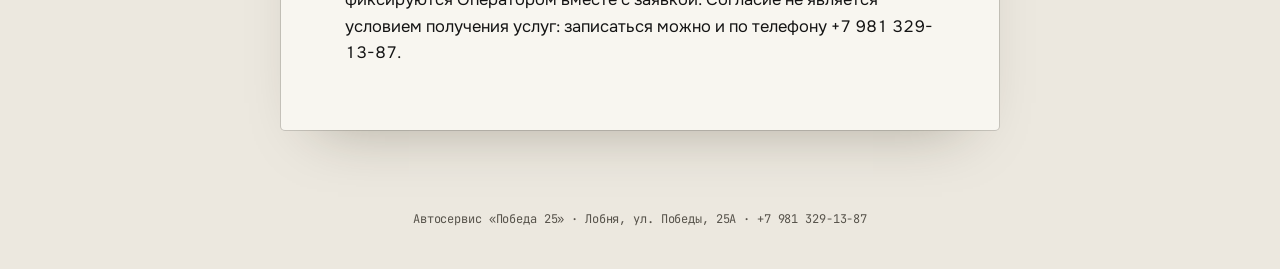
<file: consent.html>
<!doctype html>
<html lang="ru">
<head>
  <meta charset="utf-8">
  <meta name="viewport" content="width=device-width, initial-scale=1">
  <title>Согласие на обработку персональных данных — автосервис «Победа 25»</title>
  <meta name="description" content="Согласие на обработку персональных данных для формы заявки автосервиса «Победа 25»">
  <meta name="robots" content="noindex, nofollow">
  <link rel="icon" href="assets/img/favicon.svg" type="image/svg+xml">
  <link rel="stylesheet" href="assets/css/style.css?v=16">
</head>
<body>
  <header class="doc-top">
    <a class="brand" href="index.html" aria-label="Победа 25 — на главную">
      <span class="brand__mark" aria-hidden="true">П25</span>
      <span class="brand__name">Победа&nbsp;25</span>
    </a>
    <a class="btn btn--small btn--ghost" href="index.html">← На главную</a>
  </header>
  <main class="doc">
    <article class="doc__sheet">

      <h1>Согласие на обработку персональных данных</h1>
      <p class="doc__meta mono">Редакция от 23 ноября 2026 года</p>

      <p>Отмечая поле «Даю согласие на обработку персональных данных» и отправляя заявку на сайте автосервиса «Победа 25», я свободно, своей волей и в своём интересе даю согласие оператору — <span class="todo">[полное наименование ИП или ООО]</span>, ИНН <span class="todo">[уточнить]</span>, ОГРН/ОГРНИП <span class="todo">[уточнить]</span>, адрес: <span class="todo">[юридический адрес / адрес регистрации ИП]</span> (далее — Оператор) — на обработку моих персональных данных на следующих условиях.</p>

      <h2>1. Какие данные</h2>
      <p>Имя; номер телефона; марка и модель автомобиля; описание неисправности; удобная дата визита.</p>

      <h2>2. Для чего</h2>
      <p>Рассмотрение моей заявки на техническое обслуживание или ремонт автомобиля и связь со мной по телефону для согласования даты и времени визита и предварительной стоимости работ.</p>

      <h2>3. Что Оператор может делать с данными</h2>
      <p>Сбор, запись, систематизация, накопление, хранение, уточнение (обновление, изменение), извлечение, использование, блокирование, удаление, уничтожение. Обработка смешанная: с использованием средств автоматизации и без них. Данные не передаются третьим лицам, не распространяются и не передаются за пределы Российской Федерации.</p>

      <h2>4. На какой срок</h2>
      <p>До достижения цели обработки, но не дольше одного года с даты отправки заявки, или до отзыва согласия — в зависимости от того, что наступит раньше.</p>

      <h2>5. Как отозвать согласие</h2>
      <p>Направить Оператору заявление письменно по адресу Оператора или на <span class="todo">[e-mail для обращений]</span>. После получения отзыва Оператор прекращает обработку и уничтожает данные в течение 30 дней, если иное не предусмотрено федеральным законом (ч. 5 ст. 21 Федерального закона от 27.07.2006 № 152-ФЗ).</p>

      <h2>6. Подтверждение</h2>
      <p>Согласие действует с момента отправки заявки. Дата и время отправки фиксируются Оператором вместе с заявкой. Согласие не является условием получения услуг: записаться можно и по телефону +7 981 329-13-87.</p>

    </article>
  </main>
  <p class="doc-foot mono">Автосервис «Победа 25» · Лобня, ул. Победы, 25А · +7 981 329-13-87</p>
</body>
</html>
</file>
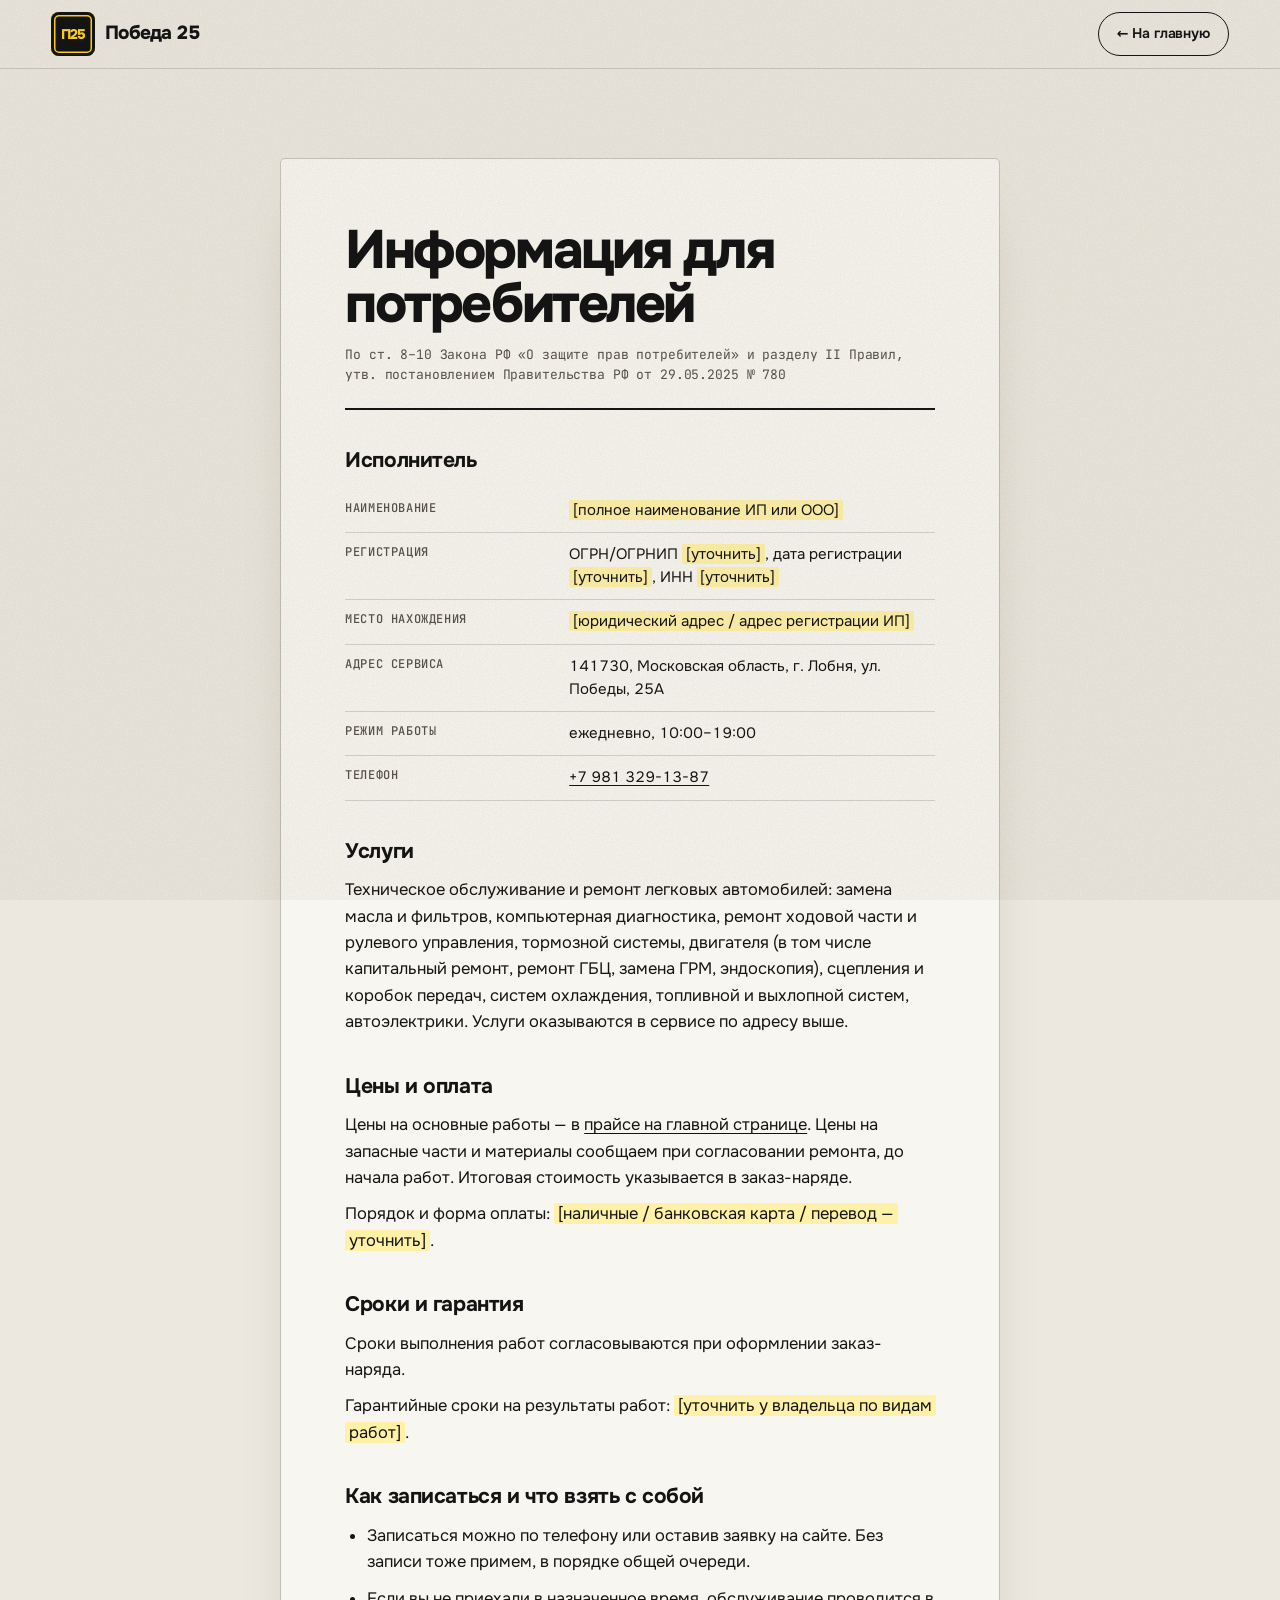
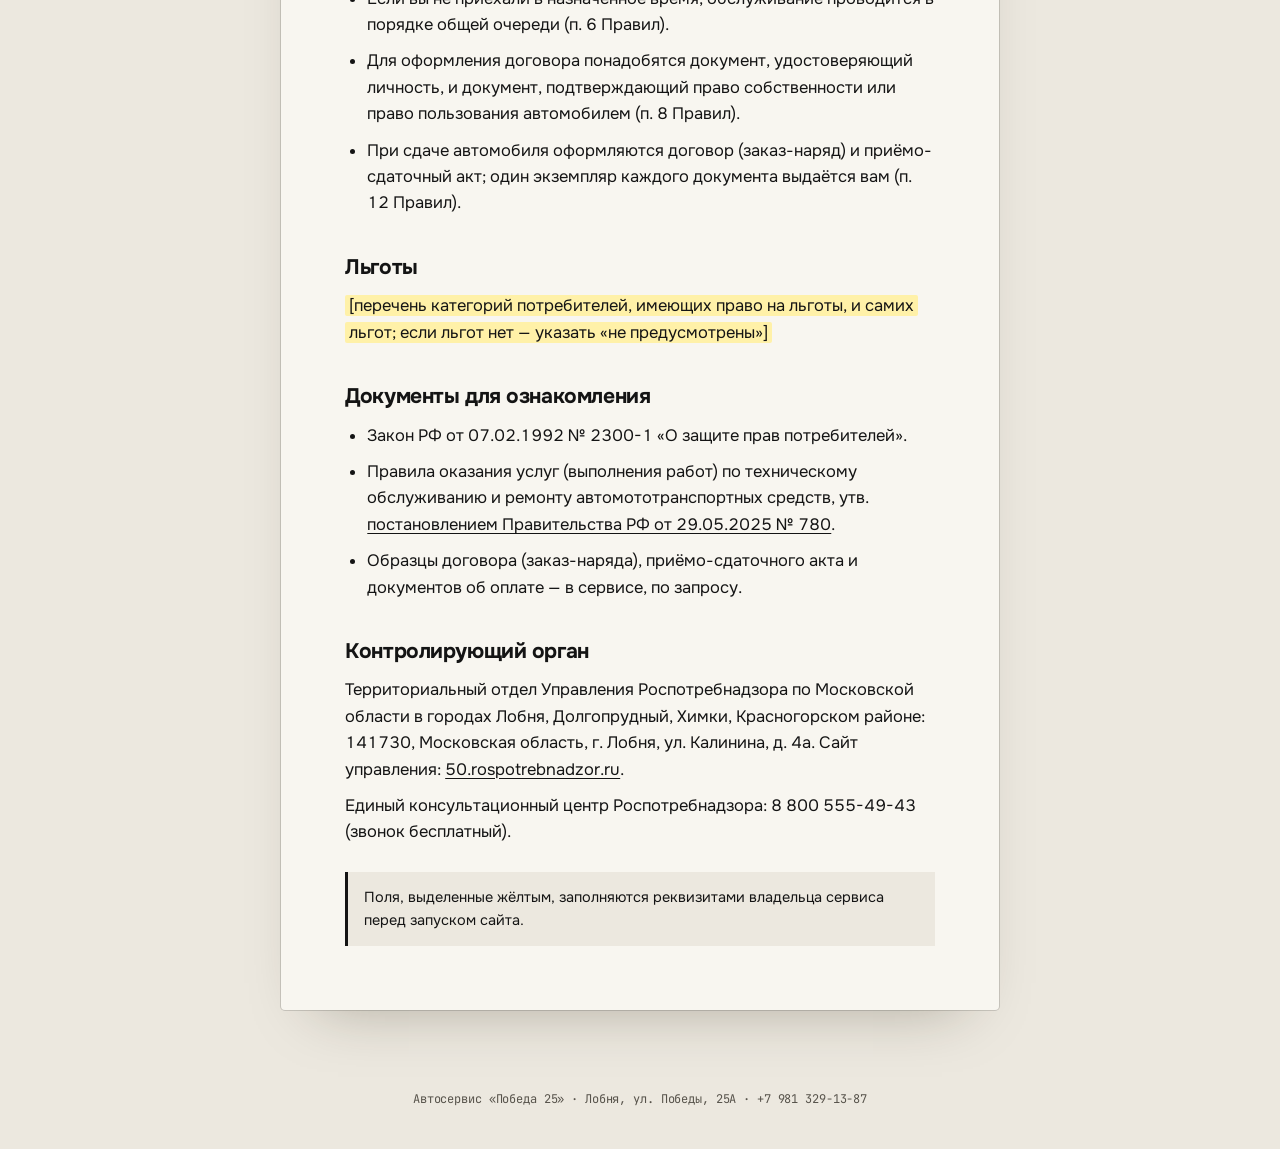
<file: info.html>
<!doctype html>
<html lang="ru">
<head>
  <meta charset="utf-8">
  <meta name="viewport" content="width=device-width, initial-scale=1">
  <title>Информация для потребителей — автосервис «Победа 25»</title>
  <meta name="description" content="Сведения об исполнителе и порядке оказания услуг автосервиса «Победа 25»">
  <meta name="robots" content="noindex, nofollow">
  <link rel="icon" href="assets/img/favicon.svg" type="image/svg+xml">
  <link rel="stylesheet" href="assets/css/style.css?v=16">
</head>
<body>
  <header class="doc-top">
    <a class="brand" href="index.html" aria-label="Победа 25 — на главную">
      <span class="brand__mark" aria-hidden="true">П25</span>
      <span class="brand__name">Победа&nbsp;25</span>
    </a>
    <a class="btn btn--small btn--ghost" href="index.html">← На главную</a>
  </header>
  <main class="doc">
    <article class="doc__sheet">

      <h1>Информация для потребителей</h1>
      <p class="doc__meta mono">По ст. 8–10 Закона РФ «О защите прав потребителей» и разделу II Правил, утв. постановлением Правительства РФ от 29.05.2025 № 780</p>

      <h2>Исполнитель</h2>
      <table>
        <tr><th>Наименование</th><td><span class="todo">[полное наименование ИП или ООО]</span></td></tr>
        <tr><th>Регистрация</th><td>ОГРН/ОГРНИП <span class="todo">[уточнить]</span>, дата регистрации <span class="todo">[уточнить]</span>, ИНН <span class="todo">[уточнить]</span></td></tr>
        <tr><th>Место нахождения</th><td><span class="todo">[юридический адрес / адрес регистрации ИП]</span></td></tr>
        <tr><th>Адрес сервиса</th><td>141730, Московская область, г. Лобня, ул. Победы, 25А</td></tr>
        <tr><th>Режим работы</th><td>ежедневно, 10:00–19:00</td></tr>
        <tr><th>Телефон</th><td><a class="link" href="tel:+79813291387">+7 981 329-13-87</a></td></tr>
      </table>

      <h2>Услуги</h2>
      <p>Техническое обслуживание и ремонт легковых автомобилей: замена масла и фильтров, компьютерная диагностика, ремонт ходовой части и рулевого управления, тормозной системы, двигателя (в том числе капитальный ремонт, ремонт ГБЦ, замена ГРМ, эндоскопия), сцепления и коробок передач, систем охлаждения, топливной и выхлопной систем, автоэлектрики. Услуги оказываются в сервисе по адресу выше.</p>

      <h2>Цены и оплата</h2>
      <p>Цены на основные работы — в <a class="link" href="index.html#price">прайсе на главной странице</a>. Цены на запасные части и материалы сообщаем при согласовании ремонта, до начала работ. Итоговая стоимость указывается в заказ-наряде.</p>
      <p>Порядок и форма оплаты: <span class="todo">[наличные / банковская карта / перевод — уточнить]</span>.</p>

      <h2>Сроки и гарантия</h2>
      <p>Сроки выполнения работ согласовываются при оформлении заказ-наряда.</p>
      <p>Гарантийные сроки на результаты работ: <span class="todo">[уточнить у владельца по видам работ]</span>.</p>

      <h2>Как записаться и что взять с собой</h2>
      <ul>
        <li>Записаться можно по телефону или оставив заявку на сайте. Без записи тоже примем, в порядке общей очереди.</li>
        <li>Если вы не приехали в назначенное время, обслуживание проводится в порядке общей очереди (п. 6 Правил).</li>
        <li>Для оформления договора понадобятся документ, удостоверяющий личность, и документ, подтверждающий право собственности или право пользования автомобилем (п. 8 Правил).</li>
        <li>При сдаче автомобиля оформляются договор (заказ-наряд) и приёмо-сдаточный акт; один экземпляр каждого документа выдаётся вам (п. 12 Правил).</li>
      </ul>

      <h2>Льготы</h2>
      <p><span class="todo">[перечень категорий потребителей, имеющих право на льготы, и самих льгот; если льгот нет — указать «не предусмотрены»]</span></p>

      <h2>Документы для ознакомления</h2>
      <ul>
        <li>Закон РФ от 07.02.1992 № 2300-1 «О защите прав потребителей».</li>
        <li>Правила оказания услуг (выполнения работ) по техническому обслуживанию и ремонту автомототранспортных средств, утв. <a class="link" href="http://government.ru/docs/all/159283/" target="_blank" rel="noopener">постановлением Правительства РФ от 29.05.2025 № 780</a>.</li>
        <li>Образцы договора (заказ-наряда), приёмо-сдаточного акта и документов об оплате — в сервисе, по запросу.</li>
      </ul>

      <h2>Контролирующий орган</h2>
      <p>Территориальный отдел Управления Роспотребнадзора по Московской области в городах Лобня, Долгопрудный, Химки, Красногорском районе: 141730, Московская область, г. Лобня, ул. Калинина, д. 4а. Сайт управления: <a class="link" href="https://50.rospotrebnadzor.ru" target="_blank" rel="noopener">50.rospotrebnadzor.ru</a>.</p>
      <p>Единый консультационный центр Роспотребнадзора: 8 800 555-49-43 (звонок бесплатный).</p>

      <p class="note">Поля, выделенные жёлтым, заполняются реквизитами владельца сервиса перед запуском сайта.</p>

    </article>
  </main>
  <p class="doc-foot mono">Автосервис «Победа 25» · Лобня, ул. Победы, 25А · +7 981 329-13-87</p>
</body>
</html>
</file>
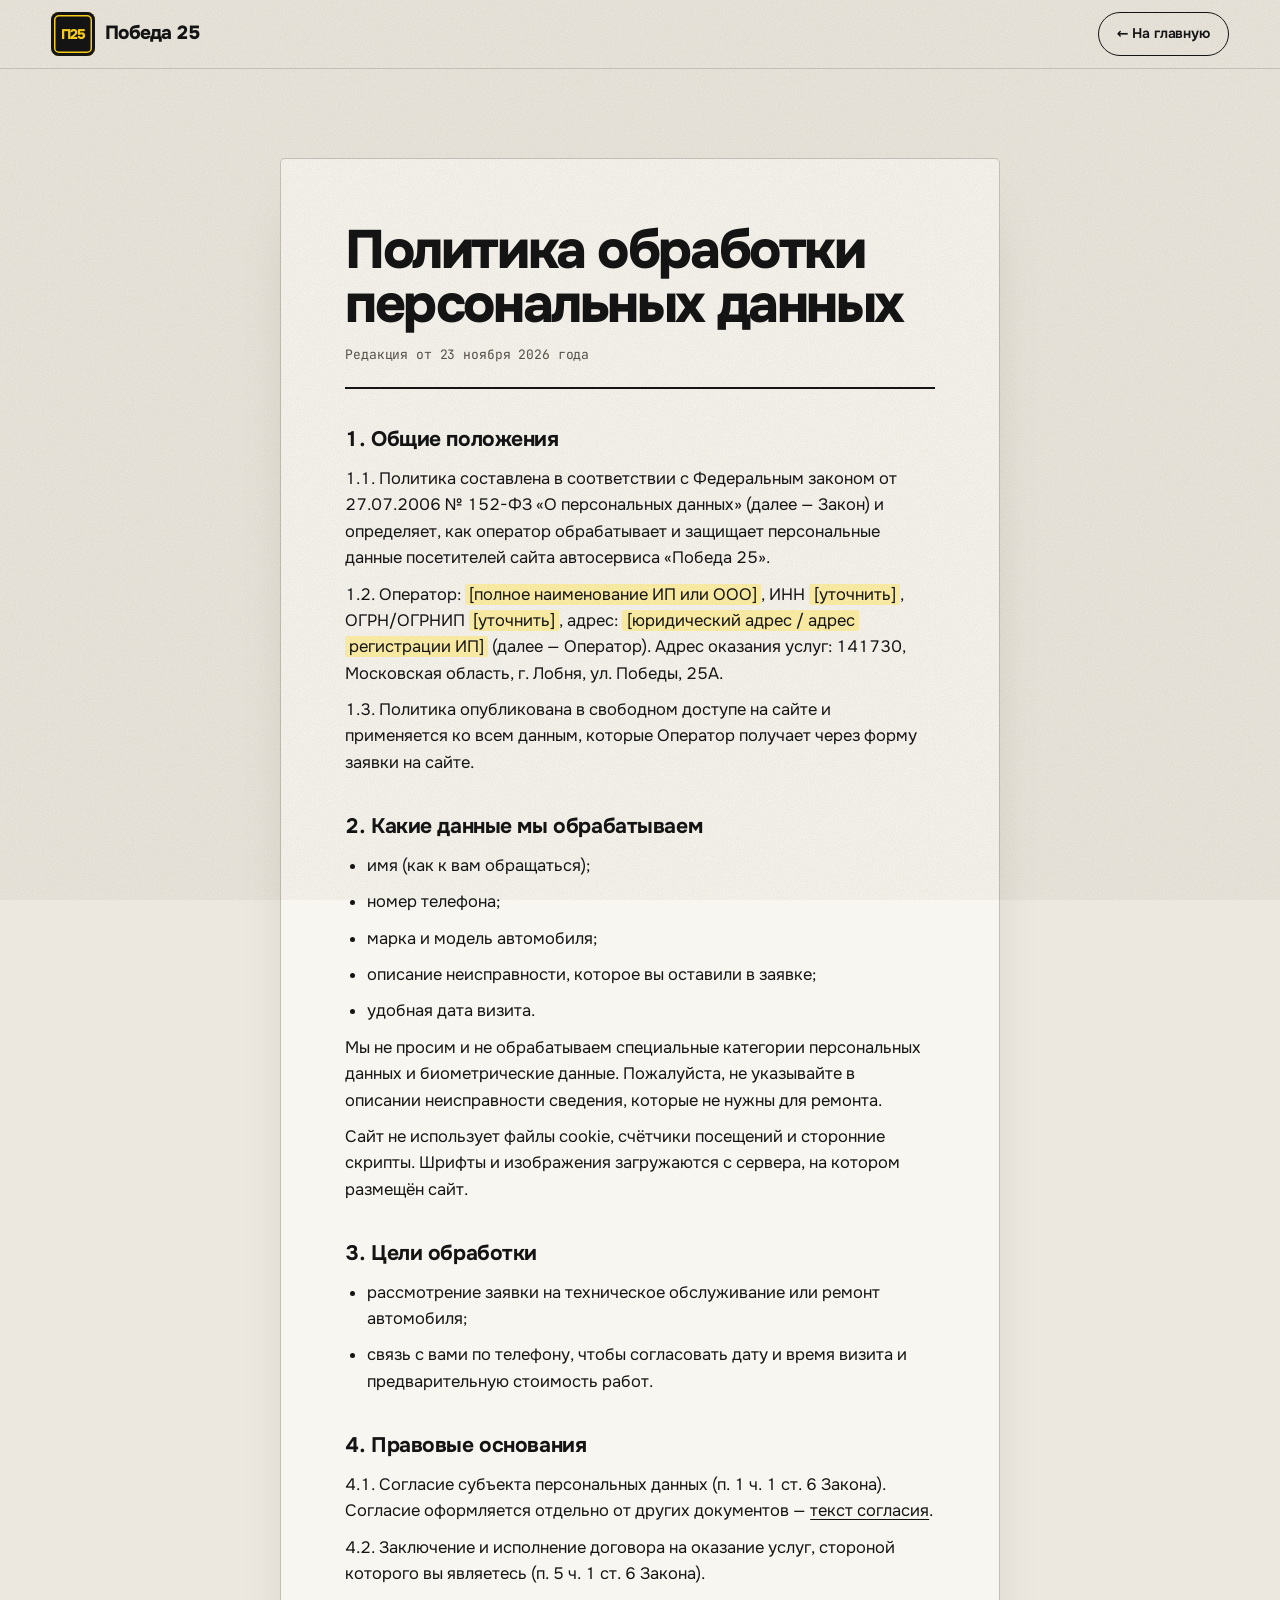
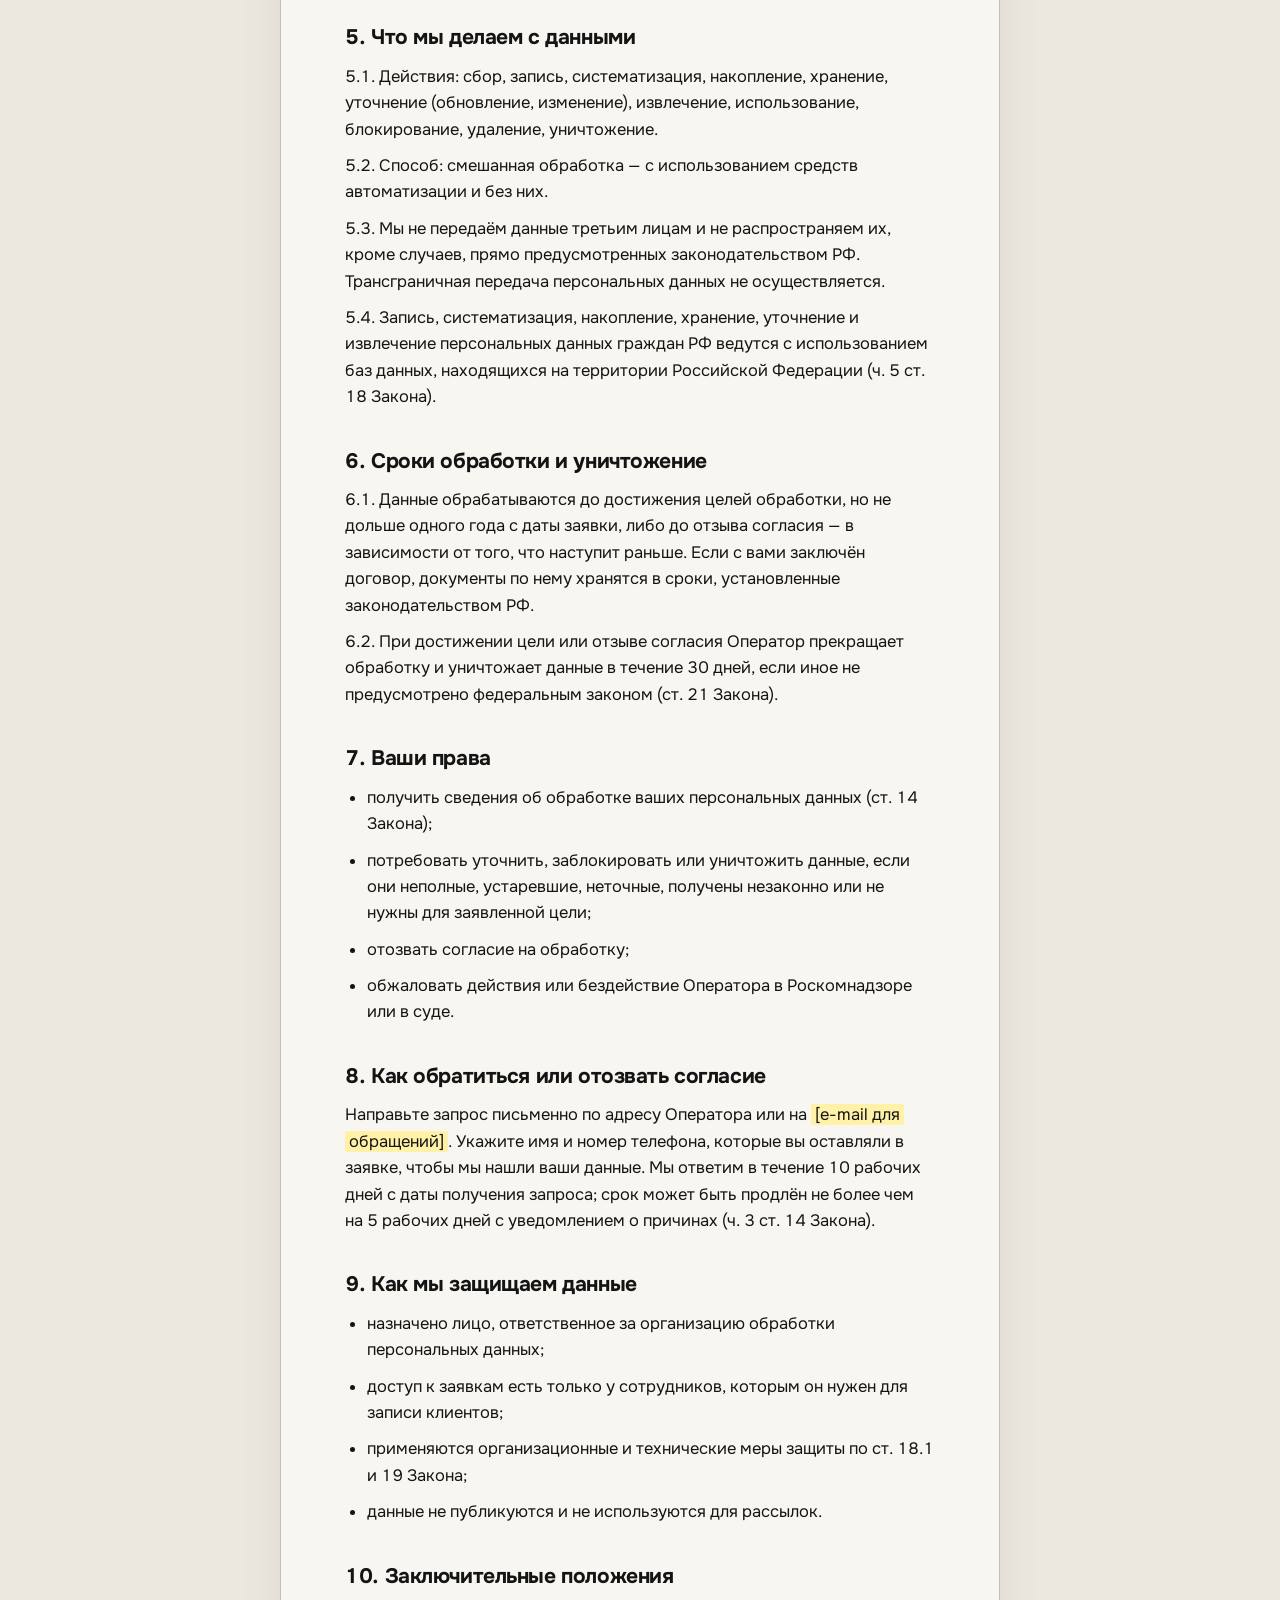
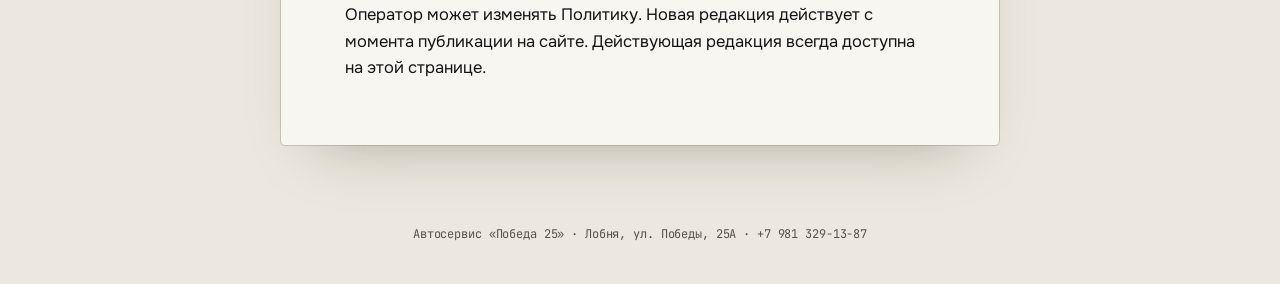
<file: privacy.html>
<!doctype html>
<html lang="ru">
<head>
  <meta charset="utf-8">
  <meta name="viewport" content="width=device-width, initial-scale=1">
  <title>Политика обработки персональных данных — автосервис «Победа 25»</title>
  <meta name="description" content="Политика автосервиса «Победа 25» в отношении обработки персональных данных">
  <meta name="robots" content="noindex, nofollow">
  <link rel="icon" href="assets/img/favicon.svg" type="image/svg+xml">
  <link rel="stylesheet" href="assets/css/style.css?v=16">
</head>
<body>
  <header class="doc-top">
    <a class="brand" href="index.html" aria-label="Победа 25 — на главную">
      <span class="brand__mark" aria-hidden="true">П25</span>
      <span class="brand__name">Победа&nbsp;25</span>
    </a>
    <a class="btn btn--small btn--ghost" href="index.html">← На главную</a>
  </header>
  <main class="doc">
    <article class="doc__sheet">

      <h1>Политика обработки персональных данных</h1>
      <p class="doc__meta mono">Редакция от 23 ноября 2026 года</p>

      <h2>1. Общие положения</h2>
      <p>1.1. Политика составлена в соответствии с Федеральным законом от 27.07.2006 № 152-ФЗ «О персональных данных» (далее — Закон) и определяет, как оператор обрабатывает и защищает персональные данные посетителей сайта автосервиса «Победа 25».</p>
      <p>1.2. Оператор: <span class="todo">[полное наименование ИП или ООО]</span>, ИНН <span class="todo">[уточнить]</span>, ОГРН/ОГРНИП <span class="todo">[уточнить]</span>, адрес: <span class="todo">[юридический адрес / адрес регистрации ИП]</span> (далее — Оператор). Адрес оказания услуг: 141730, Московская область, г. Лобня, ул. Победы, 25А.</p>
      <p>1.3. Политика опубликована в свободном доступе на сайте и применяется ко всем данным, которые Оператор получает через форму заявки на сайте.</p>

      <h2>2. Какие данные мы обрабатываем</h2>
      <ul>
        <li>имя (как к вам обращаться);</li>
        <li>номер телефона;</li>
        <li>марка и модель автомобиля;</li>
        <li>описание неисправности, которое вы оставили в заявке;</li>
        <li>удобная дата визита.</li>
      </ul>
      <p>Мы не просим и не обрабатываем специальные категории персональных данных и биометрические данные. Пожалуйста, не указывайте в описании неисправности сведения, которые не нужны для ремонта.</p>
      <p>Сайт не использует файлы cookie, счётчики посещений и сторонние скрипты. Шрифты и изображения загружаются с сервера, на котором размещён сайт.</p>

      <h2>3. Цели обработки</h2>
      <ul>
        <li>рассмотрение заявки на техническое обслуживание или ремонт автомобиля;</li>
        <li>связь с вами по телефону, чтобы согласовать дату и время визита и предварительную стоимость работ.</li>
      </ul>

      <h2>4. Правовые основания</h2>
      <p>4.1. Согласие субъекта персональных данных (п. 1 ч. 1 ст. 6 Закона). Согласие оформляется отдельно от других документов — <a class="link" href="consent.html">текст согласия</a>.</p>
      <p>4.2. Заключение и исполнение договора на оказание услуг, стороной которого вы являетесь (п. 5 ч. 1 ст. 6 Закона).</p>

      <h2>5. Что мы делаем с данными</h2>
      <p>5.1. Действия: сбор, запись, систематизация, накопление, хранение, уточнение (обновление, изменение), извлечение, использование, блокирование, удаление, уничтожение.</p>
      <p>5.2. Способ: смешанная обработка — с использованием средств автоматизации и без них.</p>
      <p>5.3. Мы не передаём данные третьим лицам и не распространяем их, кроме случаев, прямо предусмотренных законодательством РФ. Трансграничная передача персональных данных не осуществляется.</p>
      <p>5.4. Запись, систематизация, накопление, хранение, уточнение и извлечение персональных данных граждан РФ ведутся с использованием баз данных, находящихся на территории Российской Федерации (ч. 5 ст. 18 Закона).</p>

      <h2>6. Сроки обработки и уничтожение</h2>
      <p>6.1. Данные обрабатываются до достижения целей обработки, но не дольше одного года с даты заявки, либо до отзыва согласия — в зависимости от того, что наступит раньше. Если с вами заключён договор, документы по нему хранятся в сроки, установленные законодательством РФ.</p>
      <p>6.2. При достижении цели или отзыве согласия Оператор прекращает обработку и уничтожает данные в течение 30 дней, если иное не предусмотрено федеральным законом (ст. 21 Закона).</p>

      <h2>7. Ваши права</h2>
      <ul>
        <li>получить сведения об обработке ваших персональных данных (ст. 14 Закона);</li>
        <li>потребовать уточнить, заблокировать или уничтожить данные, если они неполные, устаревшие, неточные, получены незаконно или не нужны для заявленной цели;</li>
        <li>отозвать согласие на обработку;</li>
        <li>обжаловать действия или бездействие Оператора в Роскомнадзоре или в суде.</li>
      </ul>

      <h2>8. Как обратиться или отозвать согласие</h2>
      <p>Направьте запрос письменно по адресу Оператора или на <span class="todo">[e-mail для обращений]</span>. Укажите имя и номер телефона, которые вы оставляли в заявке, чтобы мы нашли ваши данные. Мы ответим в течение 10 рабочих дней с даты получения запроса; срок может быть продлён не более чем на 5 рабочих дней с уведомлением о причинах (ч. 3 ст. 14 Закона).</p>

      <h2>9. Как мы защищаем данные</h2>
      <ul>
        <li>назначено лицо, ответственное за организацию обработки персональных данных;</li>
        <li>доступ к заявкам есть только у сотрудников, которым он нужен для записи клиентов;</li>
        <li>применяются организационные и технические меры защиты по ст. 18.1 и 19 Закона;</li>
        <li>данные не публикуются и не используются для рассылок.</li>
      </ul>

      <h2>10. Заключительные положения</h2>
      <p>Оператор может изменять Политику. Новая редакция действует с момента публикации на сайте. Действующая редакция всегда доступна на этой странице.</p>

    </article>
  </main>
  <p class="doc-foot mono">Автосервис «Победа 25» · Лобня, ул. Победы, 25А · +7 981 329-13-87</p>
</body>
</html>
</file>
<file: assets/css/style.css>
/* ==========================================================================
   Победа 25 — стили. Идея: сайт как бумажный заказ-наряд.
   Бумага, чёрная печать, жёлтый маркер (цвет их неоновой вывески), синие чернила штампа.
   ========================================================================== */

/* ---------- Шрифты (лежат локально, без обращений к сторонним серверам) ---------- */
@font-face { font-family: "Onest"; font-style: normal; font-display: swap; font-weight: 100 900;
  src: url(../fonts/onest-cyrillic-wght-normal.woff2) format("woff2-variations");
  unicode-range: U+0301,U+0400-045F,U+0490-0491,U+04B0-04B1,U+2116; }
@font-face { font-family: "Onest"; font-style: normal; font-display: swap; font-weight: 100 900;
  src: url(../fonts/onest-latin-ext-wght-normal.woff2) format("woff2-variations");
  unicode-range: U+0100-02BA,U+02BD-02C5,U+02C7-02CC,U+02CE-02D7,U+02DD-02FF,U+0304,U+0308,U+0329,U+1D00-1DBF,U+1E00-1E9F,U+1EF2-1EFF,U+2020,U+20A0-20AB,U+20AD-20C0,U+2113,U+2C60-2C7F,U+A720-A7FF; }
@font-face { font-family: "Onest"; font-style: normal; font-display: swap; font-weight: 100 900;
  src: url(../fonts/onest-latin-wght-normal.woff2) format("woff2-variations");
  unicode-range: U+0000-00FF,U+0131,U+0152-0153,U+02BB-02BC,U+02C6,U+02DA,U+02DC,U+0304,U+0308,U+0329,U+2000-206F,U+20AC,U+2122,U+2191,U+2193,U+2212,U+2215,U+FEFF,U+FFFD; }
@font-face { font-family: "JB Mono"; font-style: normal; font-display: swap; font-weight: 100 800;
  src: url(../fonts/jetbrains-mono-cyrillic-wght-normal.woff2) format("woff2-variations");
  unicode-range: U+0301,U+0400-045F,U+0490-0491,U+04B0-04B1,U+2116; }
@font-face { font-family: "JB Mono"; font-style: normal; font-display: swap; font-weight: 100 800;
  src: url(../fonts/jetbrains-mono-latin-ext-wght-normal.woff2) format("woff2-variations");
  unicode-range: U+0100-02BA,U+02BD-02C5,U+02C7-02CC,U+02CE-02D7,U+02DD-02FF,U+0304,U+0308,U+0329,U+1D00-1DBF,U+1E00-1E9F,U+1EF2-1EFF,U+2020,U+20A0-20AB,U+20AD-20C0,U+2113,U+2C60-2C7F,U+A720-A7FF; }
@font-face { font-family: "JB Mono"; font-style: normal; font-display: swap; font-weight: 100 800;
  src: url(../fonts/jetbrains-mono-latin-wght-normal.woff2) format("woff2-variations");
  unicode-range: U+0000-00FF,U+0131,U+0152-0153,U+02BB-02BC,U+02C6,U+02DA,U+02DC,U+0304,U+0308,U+0329,U+2000-206F,U+20AC,U+2122,U+2191,U+2193,U+2212,U+2215,U+FEFF,U+FFFD; }

/* ---------- Токены ---------- */
:root {
  --paper: #ECE8DF;
  --paper-2: #E2DDD1;
  --sheet: #F8F6F0;
  --ink: #141414;
  --ink-2: #57534B;
  --line: rgba(20, 20, 20, .16);
  --line-2: rgba(20, 20, 20, .3);
  --signal: #FFD31A;
  --signal-2: #F2C200;
  --stamp: #2338C9;
  --dark: #121211;
  --dark-2: #1D1C1A;
  --on-dark: #ECE8DF;

  --sans: "Onest", system-ui, -apple-system, "Segoe UI", Roboto, sans-serif;
  --mono: "JB Mono", ui-monospace, "Cascadia Mono", Consolas, monospace;

  --pad: clamp(18px, 4vw, 56px);
  --max: 1440px;
  --radius: 4px;
  --ease: cubic-bezier(.2, .7, .1, 1);
  --ease-back: cubic-bezier(.3, 1.5, .5, 1);
}

/* ---------- База ---------- */
*, *::before, *::after { box-sizing: border-box; }
html { -webkit-text-size-adjust: 100%; scroll-behavior: smooth; scroll-padding-top: 84px; }
body {
  margin: 0; background: var(--paper); color: var(--ink);
  font: 400 17px/1.55 var(--sans); font-feature-settings: "ss01", "tnum";
  -webkit-font-smoothing: antialiased; text-rendering: optimizeLegibility;
  overflow-x: clip;
}
/* бумажное зерно */
body::before {
  content: ""; position: fixed; inset: 0; pointer-events: none; z-index: 100;
  opacity: .42; mix-blend-mode: multiply;
  background-image: url("data:image/svg+xml,%3Csvg xmlns='http://www.w3.org/2000/svg' width='220' height='220'%3E%3Cfilter id='n'%3E%3CfeTurbulence type='fractalNoise' baseFrequency='.85' numOctaves='3' stitchTiles='stitch'/%3E%3CfeColorMatrix values='0 0 0 0 .45  0 0 0 0 .42  0 0 0 0 .36  0 0 0 .5 0'/%3E%3C/filter%3E%3Crect width='100%25' height='100%25' filter='url(%23n)'/%3E%3C/svg%3E");
}
[hidden] { display: none !important; }
main, .hero { overflow-x: clip; }
img { max-width: 100%; display: block; height: auto; }
a { color: inherit; }
h1, h2, h3, p, ul, ol, dl, dd, figure, blockquote { margin: 0; }
ul, ol { padding: 0; list-style: none; }
button { font: inherit; color: inherit; }
::selection { background: var(--signal); color: var(--ink); }
:focus-visible { outline: 3px solid var(--stamp); outline-offset: 3px; border-radius: 2px; }

.mono { font-family: var(--mono); font-feature-settings: "zero" 0; letter-spacing: -.01em; }
.muted { color: var(--ink-2); max-width: 38ch; }
.visually-hidden { position: absolute !important; width: 1px; height: 1px; overflow: hidden; clip: rect(0 0 0 0); white-space: nowrap; }
.skip { position: absolute; left: 12px; top: -60px; z-index: 200; background: var(--ink); color: var(--paper); padding: 10px 14px; text-decoration: none; }
.skip:focus { top: 12px; }
.link { text-decoration: underline; text-decoration-thickness: 1px; text-underline-offset: 3px; }
.link:hover { background: var(--signal); }

.section { max-width: var(--max); margin-inline: auto; padding: clamp(72px, 11vw, 150px) var(--pad); }

.eyebrow { display: flex; gap: 12px; align-items: center; font-size: 13px; text-transform: uppercase; letter-spacing: .06em; margin-bottom: 22px; }
.eyebrow span { display: inline-grid; place-items: center; min-width: 34px; height: 22px; padding: 0 6px; border: 1px solid currentColor; border-radius: 99px; font-size: 11px; }
.h2 { font-size: clamp(38px, 6.2vw, 92px); line-height: .96; letter-spacing: -.045em; font-weight: 760; max-width: 15ch; margin-bottom: 26px; text-wrap: balance; }
.h3 { font-size: clamp(26px, 3vw, 40px); line-height: 1.04; letter-spacing: -.035em; font-weight: 720; }

/* ---------- Полоса прогресса ---------- */
.progress { position: fixed; inset: 0 0 auto 0; height: 3px; z-index: 120; pointer-events: none; }
.progress span { display: block; height: 100%; width: 100%; background: var(--signal); transform-origin: 0 50%; transform: scaleX(var(--p, 0)); }

/* ---------- Кнопки ---------- */
.btn {
  --bg: var(--ink); --fg: var(--paper);
  position: relative; display: inline-flex; align-items: center; justify-content: center; gap: 10px;
  min-height: 54px; padding: 0 26px; border: 1.5px solid var(--ink); border-radius: 99px;
  background: var(--bg); color: var(--fg); font-weight: 620; font-size: 16px; letter-spacing: -.01em;
  text-decoration: none; cursor: pointer; overflow: hidden; isolation: isolate;
  transition: color .35s var(--ease), border-color .35s var(--ease), transform .4s var(--ease-back);
}
.btn::before { content: ""; position: absolute; inset: 0; z-index: -1; background: var(--fill, var(--signal)); transform: translateY(101%); transition: transform .45s var(--ease); border-radius: inherit; }
.btn:hover::before { transform: none; }
.btn:hover { color: var(--ink); }
.btn--signal { --bg: var(--signal); --fg: var(--ink); --fill: var(--ink); border-color: var(--ink); }
.btn--signal:hover { color: var(--signal); }
.btn--ghost { --bg: transparent; --fg: var(--ink); }
.btn--small { min-height: 44px; padding: 0 18px; font-size: 14px; }
.btn--wide { width: 100%; min-height: 62px; font-size: 18px; }
.btn span[aria-hidden] { transition: transform .4s var(--ease); }
.btn:hover span[aria-hidden] { transform: translateX(4px); }

/* ---------- Шапка ---------- */
.top {
  position: sticky; top: 0; z-index: 90;
  display: flex; align-items: center; gap: clamp(12px, 2vw, 28px);
  padding: 12px var(--pad);
  background: color-mix(in srgb, var(--paper) 82%, transparent);
  backdrop-filter: blur(14px) saturate(1.3); -webkit-backdrop-filter: blur(14px) saturate(1.3);
  border-bottom: 1px solid var(--line);
  transition: transform .45s var(--ease);
}
.top.is-hidden { transform: translateY(-100%); }
.brand { display: flex; align-items: center; gap: 10px; text-decoration: none; margin-right: auto; }
.brand__mark { display: grid; place-items: center; width: 44px; height: 44px; border-radius: 8px; background: var(--ink); color: var(--signal); font: 800 14px/1 var(--sans); letter-spacing: -.04em; box-shadow: inset 0 0 0 3px var(--ink), inset 0 0 0 4.5px var(--signal); }
.brand__name { font-weight: 780; font-size: 19px; letter-spacing: -.04em; }
.top__nav { display: flex; gap: 22px; font-size: 15px; }
.top__nav a { text-decoration: none; position: relative; }
.top__nav a::after { content: ""; position: absolute; left: 0; right: 0; bottom: -3px; height: 2px; background: var(--ink); transform: scaleX(0); transform-origin: 100% 50%; transition: transform .35s var(--ease); }
.top__nav a:hover::after { transform: scaleX(1); transform-origin: 0 50%; }
.top__status, .top__phone { font-size: 13px; white-space: nowrap; text-decoration: none; }
.top__status { display: flex; align-items: center; gap: 8px; color: var(--ink-2); }
.dot { width: 8px; height: 8px; border-radius: 50%; background: #9A958B; display: inline-block; flex: none; }
.is-open .dot { background: #1FA34A; box-shadow: 0 0 0 0 rgba(31, 163, 74, .5); animation: ping 2s infinite; }
@keyframes ping { 70% { box-shadow: 0 0 0 7px rgba(31, 163, 74, 0); } 100% { box-shadow: 0 0 0 0 rgba(31, 163, 74, 0); } }

@media (max-width: 1100px) { .top__nav { display: none; } }
@media (max-width: 720px) { .top__status { display: none; } .top__phone { display: none; } }

/* ---------- Первый экран ---------- */
.hero { max-width: var(--max); margin-inline: auto; padding: clamp(22px, 3.4vw, 40px) var(--pad) clamp(56px, 8vw, 110px); }
.hero__meta { display: flex; flex-wrap: wrap; gap: 8px 26px; font-size: 13px; text-transform: uppercase; letter-spacing: .06em; padding-bottom: 18px; border-bottom: 1px solid var(--line-2); margin-bottom: clamp(28px, 4vw, 48px); }
.hero__meta span + span::before { content: "/"; margin-right: 26px; color: var(--ink-2); }
.hero__grid { display: grid; grid-template-columns: minmax(0, 1.45fr) minmax(0, .9fr); gap: clamp(32px, 5vw, 80px); align-items: center; }
.hero__title { font-size: clamp(46px, 6.9vw, 116px); line-height: .9; letter-spacing: -.055em; font-weight: 800; text-wrap: balance; }
.hero__lead { font-size: clamp(18px, 1.6vw, 22px); line-height: 1.45; max-width: 34ch; margin-top: clamp(24px, 3vw, 40px); color: #2C2A26; }
.hero__cta { display: flex; flex-wrap: wrap; gap: 12px; margin-top: 32px; }
.hero__facts { display: grid; grid-template-columns: repeat(3, auto); justify-content: start; gap: 0; margin-top: clamp(36px, 5vw, 64px); border-top: 1px solid var(--line-2); }
.hero__facts div { padding: 16px 28px 0 0; margin-right: 28px; }
.hero__facts div + div { padding-left: 28px; border-left: 1px solid var(--line); }
.hero__facts dt { font-size: 12px; text-transform: uppercase; letter-spacing: .06em; color: var(--ink-2); }
.hero__facts dd { font-size: 22px; font-weight: 600; margin-top: 4px; }
.hero__docket { filter: drop-shadow(0 30px 40px rgba(40, 32, 15, .18)) drop-shadow(0 4px 6px rgba(40, 32, 15, .12)); perspective: 1200px; }
.hero__note { font-size: 12px; color: var(--ink-2); margin-top: 18px; text-align: center; }

@media (max-width: 960px) {
  .hero__grid { grid-template-columns: 1fr; }
  .hero__docket { max-width: 460px; width: 100%; margin-inline: auto; }
  .hero__facts { grid-template-columns: 1fr 1fr 1fr; }
  .hero__facts div { padding-right: 12px; margin-right: 12px; }
  .hero__facts div + div { padding-left: 12px; }
  .hero__facts dd { font-size: 17px; }
}

/* маркер */
.marker { background: none; color: inherit; position: relative; white-space: nowrap; z-index: 0; }
.marker::before {
  content: ""; position: absolute; z-index: -1; left: -.06em; right: -.08em; top: .12em; bottom: .02em;
  background: var(--signal); border-radius: .08em .14em .1em .2em;
  transform: scaleX(var(--m, 0)) skewX(-6deg); transform-origin: 0 50%;
  transition: transform 1s var(--ease) .9s;
}
.is-ready .marker { --m: 1; }

/* разбивка заголовков на слова */
.w { display: inline-block; overflow: clip; overflow-clip-margin: .12em; vertical-align: top; padding-bottom: .04em; }
.w > i { display: inline-block; font-style: normal; transform: translateY(105%); transition: transform 1s var(--ease); transition-delay: calc(var(--i) * 55ms); }
.is-in .w > i, .is-in.w > i { transform: none; }

/* ---------- Заказ-наряд ---------- */
.docket {
  --hole: 7px;
  position: relative; background: var(--sheet); padding: 34px clamp(20px, 3vw, 34px) 28px;
  transform: rotate(-2.2deg) rotateX(var(--rx, 0deg)) rotateY(var(--ry, 0deg));
  transition: transform .6s var(--ease);
  -webkit-mask: radial-gradient(circle var(--hole) at 50% 0, #0000 96%, #000) 0 0 / 18px 100% repeat-x;
          mask: radial-gradient(circle var(--hole) at 50% 0, #0000 96%, #000) 0 0 / 18px 100% repeat-x;
  background-image: repeating-linear-gradient(transparent 0 33px, rgba(35, 56, 201, .07) 33px 34px);
}
.docket__head { display: flex; justify-content: space-between; align-items: baseline; font-size: 13px; text-transform: uppercase; letter-spacing: .04em; padding-bottom: 12px; border-bottom: 2px solid var(--ink); }
.docket__head b { font-weight: 800; font-size: 15px; }
.docket__sub { display: flex; justify-content: space-between; font-size: 12px; color: var(--ink-2); padding: 8px 0 14px; border-bottom: 1px dashed var(--line-2); }
.docket__lines li, .ledger li { display: flex; align-items: baseline; gap: 10px; }
.docket__lines { font-size: 14px; padding: 6px 0; }
.docket__lines li { padding: 10px 0; clip-path: inset(0 100% 0 0); transition: clip-path .7s steps(18, end); }
.docket__lines .n { color: var(--ink-2); font-size: 12px; }
.docket__lines .t, .ledger .t { flex: 0 1 auto; }
.d { flex: 1 1 20px; min-width: 16px; border-bottom: 2px dotted var(--line-2); transform: translateY(-4px); }
.docket__lines .p, .ledger .p { white-space: nowrap; font-weight: 600; }
.docket__total { display: flex; justify-content: space-between; font-size: 17px; font-weight: 800; padding: 14px 0; border-top: 2px solid var(--ink); border-bottom: 2px solid var(--ink); opacity: 0; transition: opacity .4s; }
.docket__agree { font-size: 12.5px; margin-top: 14px; display: flex; gap: 8px; align-items: center; opacity: 0; transition: opacity .4s; }
.docket__agree .box { display: grid; place-items: center; width: 18px; height: 18px; border: 1.5px solid var(--ink); font-size: 13px; color: var(--stamp); font-weight: 800; }
.docket__sign { display: grid; grid-template-columns: 1fr 1fr; gap: 20px; margin-top: 72px; font-size: 11px; color: var(--ink-2); text-transform: uppercase; letter-spacing: .05em; }
.docket__sign > div { border-top: 1px solid var(--line-2); padding-top: 4px; position: relative; }
.docket__sign svg { position: absolute; left: 0; bottom: 14px; width: 110px; height: 32px; overflow: visible; }
.sig { fill: none; stroke: var(--stamp); stroke-width: 1.8; stroke-linecap: round; stroke-linejoin: round; stroke-dasharray: 400; stroke-dashoffset: 400; transition: stroke-dashoffset 1.2s ease-in-out; }

.docket.is-printed .docket__total, .docket.is-printed .docket__agree { opacity: 1; }
.docket.is-printed .sig { stroke-dashoffset: 0; }
.docket.is-printed .sig--2 { transition-delay: .5s; }
.docket .docket__lines li.is-on { clip-path: inset(0 0 0 0); }

/* ---------- Штамп ---------- */
.stamp {
  position: absolute; right: 10px; bottom: 6px;
  display: grid; justify-items: center; gap: 2px;
  padding: 10px 18px 9px; border: 3.5px solid var(--stamp); border-radius: 10px;
  color: var(--stamp); text-transform: uppercase; font-family: var(--mono);
  box-shadow: inset 0 0 0 2px var(--sheet), inset 0 0 0 3.5px var(--stamp);
  transform: rotate(-14deg) scale(2.4); opacity: 0;
  mix-blend-mode: multiply; filter: url(#ink);
  pointer-events: none;
}
.stamp__top, .stamp__bot { font-size: 9.5px; letter-spacing: .14em; font-weight: 700; }
.stamp__main { font-family: var(--sans); font-size: 30px; font-weight: 900; letter-spacing: .04em; line-height: 1; }
.is-stamped .stamp { animation: stamp .5s var(--ease-back) forwards; }
@keyframes stamp {
  0% { transform: rotate(-4deg) scale(2.4); opacity: 0; }
  60% { transform: rotate(-14deg) scale(.94); opacity: .92; }
  100% { transform: rotate(-14deg) scale(1); opacity: .88; }
}
.docket.is-stamped { animation: thud .35s ease-out .22s; }
@keyframes thud { 40% { translate: 0 3px; } }

/* ---------- Ленты ---------- */
.tapes { position: relative; height: clamp(120px, 14vw, 180px); margin: clamp(10px, 3vw, 40px) 0; overflow: clip; }
.tape { position: absolute; left: -5%; width: 110%; top: 50%; padding: 14px 0; overflow: hidden; white-space: nowrap; }
.tape--signal { background: var(--signal); transform: translateY(-50%) rotate(-3deg); z-index: 2; border-block: 2px solid var(--ink); }
.tape--ink { background: var(--ink); color: var(--paper); transform: translateY(-50%) rotate(2.4deg); }
.tape__track { display: inline-flex; gap: 28px; font: 760 clamp(18px, 2vw, 26px)/1 var(--sans); text-transform: uppercase; letter-spacing: -.01em; animation: marquee 38s linear infinite; padding-left: 28px; }
.tape__track--rev { animation-direction: reverse; animation-duration: 46s; color: var(--signal); }
@keyframes marquee { to { transform: translateX(-50%); } }

/* ---------- Прайс ---------- */
.price { display: grid; grid-template-columns: minmax(0, .8fr) minmax(0, 1.2fr); gap: clamp(32px, 6vw, 96px); align-items: start; }
.price__side { position: sticky; top: 110px; }
.filters { display: flex; flex-wrap: wrap; gap: 8px; margin-top: 32px; }
.chip {
  position: relative; display: inline-flex; align-items: center; min-height: 44px; padding: 0 16px;
  border: 1.5px solid var(--ink); border-radius: 99px; background: transparent; cursor: pointer;
  font: 560 15px/1 var(--sans); transition: background .25s, color .25s, transform .3s var(--ease-back);
}
.chip:hover { transform: translateY(-2px); }
.chip.is-on, .chip:has(input:checked) { background: var(--ink); color: var(--signal); }
.chip input { position: absolute; opacity: 0; inset: 0; cursor: pointer; margin: 0; }
.chip:has(input:focus-visible) { outline: 3px solid var(--stamp); outline-offset: 3px; }

.ledger { border-top: 2px solid var(--ink); counter-reset: row; }
.ledger li {
  position: relative; padding: 17px 8px 17px 50px; border-bottom: 1px solid var(--line);
  font-size: clamp(14px, 1.15vw, 16px); counter-increment: row; isolation: isolate;
}
.ledger li::before { content: counter(row, decimal-leading-zero); position: absolute; left: 8px; top: 19px; font-size: 12px; color: var(--ink-2); }
.ledger li::after { content: ""; position: absolute; inset: 4px 0; z-index: -1; background: var(--signal); transform: scaleX(0); transform-origin: 0 50%; transition: transform .45s var(--ease); }
.ledger li:hover::after { transform: scaleX(1); }
.ledger li.is-free .p { background: var(--ink); color: var(--signal); padding: 3px 8px; border-radius: 3px; }
.ledger li.is-big { font-weight: 600; }
.ledger li.is-big .p { font-size: 1.25em; }
.ledger li[hidden] { display: none; }
.fine { font-size: 12.5px; color: var(--ink-2); margin-top: 22px; max-width: 70ch; line-height: 1.6; }

@media (max-width: 900px) {
  .price { grid-template-columns: 1fr; }
  .price__side { position: static; }
  .ledger li { padding-left: 38px; }
  .ledger li::before { left: 0; }
}

/* ---------- Как работаем ---------- */
.how { position: relative; height: 380vh; }
.how__sticky { position: sticky; top: 0; height: 100vh; height: 100svh; overflow: hidden; display: flex; flex-direction: column; justify-content: center; gap: clamp(20px, 4vh, 48px); padding: 90px 0 40px; }
.how__head { padding: 0 var(--pad); max-width: var(--max); width: 100%; margin-inline: auto; }
.how__head .h2 { max-width: 18ch; margin-bottom: 0; }
.how__track { display: flex; gap: clamp(16px, 2vw, 28px); padding: 0 var(--pad); width: max-content; will-change: transform; transform: translate3d(var(--tx, 0px), 0, 0); }
.step {
  position: relative; flex: none; width: clamp(300px, 36vw, 520px); min-height: clamp(340px, 50vh, 460px);
  display: flex; flex-direction: column; gap: 14px; padding: clamp(22px, 2.4vw, 34px);
  background: var(--sheet); border: 1.5px solid var(--ink); border-radius: var(--radius); overflow: hidden;
}
.step:nth-child(even) { background: var(--ink); color: var(--paper); }
.step__n { font: 800 clamp(80px, 10vw, 150px)/.8 var(--sans); letter-spacing: -.06em; color: transparent; -webkit-text-stroke: 1.5px var(--ink); margin-bottom: auto; }
.step:nth-child(even) .step__n { -webkit-text-stroke-color: var(--signal); }
.step h3 { font-size: clamp(26px, 2.6vw, 36px); letter-spacing: -.035em; line-height: 1; }
.step p { max-width: 34ch; color: inherit; opacity: .85; }
.step img { position: absolute; right: -10px; top: -10px; width: min(42%, 220px); aspect-ratio: 3/4; object-fit: cover; transform: rotate(4deg); border: 6px solid #fff; box-shadow: 0 10px 30px rgba(0,0,0,.2); filter: grayscale(.25) contrast(1.05); }
.step__tag { align-self: flex-start; font-size: 12px; text-transform: uppercase; letter-spacing: .06em; padding: 6px 10px; background: var(--signal); color: var(--ink); border-radius: 3px; }
.how__ruler { margin: 0 var(--pad); height: 22px; position: relative; background: repeating-linear-gradient(90deg, var(--line-2) 0 1px, transparent 1px 12px) bottom / 100% 8px no-repeat, repeating-linear-gradient(90deg, var(--ink) 0 1.5px, transparent 1.5px 120px) bottom / 100% 16px no-repeat; }
.how__ruler span { position: absolute; left: 0; bottom: 0; height: 4px; width: 100%; background: var(--signal); transform-origin: 0 50%; transform: scaleX(var(--p, 0)); border: 1px solid var(--ink); }

@media (max-width: 900px) {
  .how { height: auto; }
  .how__sticky { position: static; height: auto; overflow: visible; padding: 80px 0; }
  .how__track { width: auto; flex-direction: column; transform: none !important; }
  .step { width: 100%; min-height: 300px; }
  .step img { position: static; order: 10; width: 100%; max-width: none; aspect-ratio: 16 / 10; transform: none; border: 0; box-shadow: none; margin-top: 8px; border-radius: 2px; }
  .step__n { margin-bottom: 8px; }
  .step h3, .step p { max-width: 100%; }
  .how__ruler { display: none; }
}

/* ---------- Двигатели ---------- */
.engine { background: var(--dark); color: var(--on-dark); position: relative; overflow: clip; }
.engine::before { content: ""; position: absolute; inset: 0; background: radial-gradient(60% 50% at 80% 20%, rgba(255, 211, 26, .09), transparent 70%); pointer-events: none; }
.engine .h2 { color: var(--on-dark); }
.engine__grid { display: grid; grid-template-columns: 1.2fr .8fr; gap: clamp(32px, 6vw, 96px); align-items: center; position: relative; }
.engine__text > p { font-size: clamp(18px, 1.5vw, 21px); max-width: 40ch; color: #C9C4B8; }
.eyebrow--dark { color: var(--signal); }
.tags { display: flex; flex-wrap: wrap; gap: 8px; margin-top: 32px; }
.tags li { font-size: 13px; padding: 8px 12px; border: 1px solid rgba(236, 232, 223, .25); border-radius: 99px; transition: background .25s, color .25s, border-color .25s; }
.tags li:hover { background: var(--signal); color: var(--ink); border-color: var(--signal); }
.piston { width: 100%; max-width: 360px; margin-inline: auto; display: block; overflow: visible; }
.piston .draw * { fill: none; stroke: var(--signal); stroke-width: 2; stroke-linecap: round; stroke-linejoin: round; stroke-dasharray: 1; stroke-dashoffset: calc(1 - var(--d, 0)); }
.piston .draw .dim { stroke: rgba(236, 232, 223, .3); stroke-dasharray: 4 6; stroke-dashoffset: 0; }
.piston .labels text { fill: #A9A396; font-size: 12px; opacity: var(--d, 0); }
.piston .draw { transform-box: fill-box; }

.case { display: grid; grid-template-columns: .9fr 1.1fr; gap: clamp(28px, 5vw, 80px); align-items: center; padding-top: 0; position: relative; }
.case__photo { position: relative; border-radius: var(--radius); overflow: hidden; aspect-ratio: 4/5; }
.case__photo img { width: 100%; height: 100%; object-fit: cover; transform: scale(calc(1.15 - var(--v, 0) * .15)); filter: contrast(1.05) saturate(.9); }
.case__photo::after { content: ""; position: absolute; inset: 0; box-shadow: inset 0 0 0 1px rgba(255,255,255,.1); }
.case__body .h3 { margin-bottom: 26px; }
.spec { font-size: 14px; border-top: 1px solid rgba(236, 232, 223, .25); }
.spec div { display: grid; grid-template-columns: 150px 1fr; gap: 16px; padding: 12px 0; border-bottom: 1px solid rgba(236, 232, 223, .14); }
.spec dt { color: #8F897C; text-transform: uppercase; font-size: 11.5px; letter-spacing: .06em; padding-top: 2px; }
.spec__total dd { color: var(--signal); font-size: 22px; font-weight: 700; }
.odo { margin-top: 36px; padding: 26px; background: var(--dark-2); border-radius: var(--radius); border: 1px solid rgba(236, 232, 223, .1); }
.odo__num { display: inline-flex; align-items: baseline; gap: 8px; font-size: clamp(36px, 4.4vw, 60px); font-weight: 700; letter-spacing: -.04em; padding: 4px 14px; background: #000; color: var(--signal); border-radius: 4px; box-shadow: inset 0 0 0 1px rgba(255, 211, 26, .25), 0 0 30px rgba(255, 211, 26, .08); font-variant-numeric: tabular-nums; }
.odo__num small { font-size: .35em; color: #8F897C; }
.odo p { margin-top: 16px; font-size: 19px; line-height: 1.45; }
.odo cite { display: block; margin-top: 10px; font-style: normal; font-size: 12.5px; color: #8F897C; }

@media (max-width: 900px) {
  .engine__grid, .case { grid-template-columns: 1fr; }
  .engine__art { order: -1; max-width: 240px; }
  .spec div { grid-template-columns: 110px 1fr; }
}

/* ---------- Фото ---------- */
.photos__head { display: grid; grid-template-columns: 1fr auto; align-items: end; gap: 20px; }
.hint { font-size: 12.5px; text-transform: uppercase; letter-spacing: .06em; padding-bottom: 32px; }
.board { position: relative; height: clamp(560px, 66vw, 960px); margin-top: 20px; }
.print {
  position: absolute; left: var(--x); top: var(--y); width: clamp(180px, 21vw, 300px);
  padding: 10px 10px 0; background: #fff; box-shadow: 0 1px 2px rgba(0,0,0,.12), 0 18px 34px -12px rgba(40, 32, 15, .35);
  transform: translate(var(--dx, 0px), var(--dy, 0px)) rotate(var(--r)) scale(var(--s, 1));
  cursor: grab; touch-action: none; user-select: none; transition: box-shadow .3s, transform .5s var(--ease);
}
.print.is-dragging { cursor: grabbing; transition: box-shadow .3s; --s: 1.04; box-shadow: 0 2px 4px rgba(0,0,0,.12), 0 34px 60px -14px rgba(40, 32, 15, .45); }
.print::before { content: ""; position: absolute; top: -14px; left: 50%; width: 92px; height: 28px; translate: -50% 0; rotate: calc(var(--r) * -1.6); background: rgba(255, 211, 26, .78); box-shadow: 0 1px 2px rgba(0,0,0,.08); -webkit-mask: linear-gradient(90deg, #0000 0 3px, #000 3px calc(100% - 3px), #0000 0); }
.print img { width: 100%; aspect-ratio: 4/5; object-fit: cover; pointer-events: none; }
.print figcaption { font-size: 12px; padding: 10px 2px 12px; }
.print:nth-child(6) { width: clamp(240px, 30vw, 420px); }
.print:nth-child(6) img { aspect-ratio: 2/1; }

@media (max-width: 1024px) {
  .board { height: auto; display: flex; gap: 18px; overflow-x: auto; scroll-snap-type: x mandatory; padding: 24px 4px 30px; margin-inline: calc(var(--pad) * -1); padding-inline: var(--pad); }
  .print { position: relative; left: auto; top: auto; flex: none; width: min(70vw, 340px); scroll-snap-align: center; touch-action: auto; cursor: default; }
  .print:nth-child(6) { width: min(85vw, 460px); }
  .hint { display: none; }
}

/* ---------- Отзывы ---------- */
.reviews__head { display: grid; gap: 10px; margin-bottom: clamp(36px, 5vw, 64px); }
.score { display: flex; align-items: center; gap: clamp(18px, 3vw, 40px); flex-wrap: wrap; }
.score__num { font: 800 clamp(120px, 20vw, 300px)/.8 var(--sans); letter-spacing: -.07em; }
.score__meta { display: grid; gap: 6px; font-size: 14px; }
.score__meta a { font-weight: 600; }
.stars { color: var(--ink); font-size: 22px; letter-spacing: 4px; background: linear-gradient(90deg, var(--ink) 96%, var(--line-2) 0); -webkit-background-clip: text; background-clip: text; color: transparent; }
.receipts { columns: 3 300px; column-gap: 22px; }
.receipt {
  break-inside: avoid; margin-bottom: 22px; padding: 26px 24px 38px; background: var(--sheet);
  -webkit-mask: conic-gradient(from -45deg at bottom, #0000, #000 1deg 89deg, #0000 90deg) 50% / 14px 100%;
          mask: conic-gradient(from -45deg at bottom, #0000, #000 1deg 89deg, #0000 90deg) 50% / 14px 100%;
  transition: transform .5s var(--ease);
}
.receipt:hover { transform: translateY(-4px) rotate(-.6deg); }
.receipt--tilt { background: #F3EFE4; }
.receipt p { font-size: 18px; line-height: 1.45; }
.receipt p::before { content: "«"; } .receipt p::after { content: "»"; }
.receipt cite { display: block; margin-top: 16px; font-style: normal; font-size: 12.5px; color: var(--ink-2); text-transform: uppercase; letter-spacing: .05em; padding-top: 12px; border-top: 1px dashed var(--line-2); }

/* ---------- Марки ---------- */
.brands { padding-block: clamp(40px, 6vw, 80px); border-block: 1px solid var(--line-2); overflow: clip; }
.brands__title { max-width: var(--max); margin: 0 auto 24px; padding: 0 var(--pad); font-size: 13px; font-weight: 500; text-transform: uppercase; letter-spacing: .06em; }
.marquee { overflow: hidden; white-space: nowrap; }
.marquee__track { display: inline-flex; gap: clamp(22px, 3vw, 48px); padding-right: clamp(22px, 3vw, 48px); font: 800 clamp(44px, 7vw, 110px)/1.1 var(--sans); letter-spacing: -.05em; animation: marquee 60s linear infinite; }
.marquee--rev .marquee__track { animation-direction: reverse; animation-duration: 70s; }
.marquee .o { color: transparent; -webkit-text-stroke: 1.5px var(--ink); }
.marquee:hover .marquee__track { animation-play-state: paused; }

/* ---------- Запись ---------- */
.booking { display: grid; grid-template-columns: .9fr 1.1fr; gap: clamp(32px, 6vw, 96px); align-items: start; }
.booking__intro { position: sticky; top: 110px; }
.blank { position: relative; overflow: clip; background: var(--sheet); padding: clamp(24px, 3.4vw, 48px); border-radius: var(--radius); box-shadow: 0 30px 60px -30px rgba(40, 32, 15, .35), 0 0 0 1px var(--line); }
.blank__head { display: flex; justify-content: space-between; font-size: 13px; text-transform: uppercase; letter-spacing: .05em; padding-bottom: 14px; border-bottom: 2px solid var(--ink); margin-bottom: 10px; }
.field { border: 0; margin: 0; padding: 18px 0 6px; min-width: 0; }
.field > label, .field > legend { display: block; font-size: 12px; text-transform: uppercase; letter-spacing: .06em; color: var(--ink-2); margin-bottom: 8px; padding: 0; }
.req { color: #C2410C; }
.field input[type="text"], .field input[type="tel"], .field textarea {
  width: 100%; border: 0; border-bottom: 1.5px solid rgba(20, 20, 20, .55); background: transparent; border-radius: 0;
  font: 500 clamp(20px, 2vw, 26px)/1.3 var(--sans); letter-spacing: -.02em; padding: 6px 0 10px; color: var(--ink);
  transition: border-color .25s;
  background-image: linear-gradient(var(--ink), var(--ink)); background-size: 0% 2px; background-position: 0 100%; background-repeat: no-repeat;
  transition: background-size .45s var(--ease);
}
.field textarea { font-size: 17px; margin-top: 12px; resize: vertical; min-height: 64px; }
.field input:focus, .field textarea:focus { outline: none; background-size: 100% 2px; }
.field input::placeholder, .field textarea::placeholder { color: #736E65; }
.field.has-error input { border-bottom-color: #C2410C; }
.chips { display: flex; flex-wrap: wrap; gap: 8px; }
.chips .chip { font-size: 14px; min-height: 44px; }
.err { color: #B4380B; font-size: 14px; margin-top: 8px; min-height: 0; }
.err:empty { display: none; }
.consent { padding: 24px 0 22px; }
.check { display: flex; gap: 12px; align-items: flex-start; cursor: pointer; font-size: 16px; position: relative; }
.check input { position: absolute; opacity: 0; width: 24px; height: 24px; margin: 0; cursor: pointer; }
.check__box { flex: none; width: 24px; height: 24px; border: 2px solid var(--ink); border-radius: 4px; display: grid; place-items: center; transition: background .2s; margin-top: 1px; }
.check__box::after { content: ""; width: 12px; height: 7px; border-left: 2.5px solid var(--signal); border-bottom: 2.5px solid var(--signal); transform: rotate(-45deg) scale(0); translate: 0 -2px; transition: transform .3s var(--ease-back); }
.check input:checked + .check__box { background: var(--ink); }
.check input:checked + .check__box::after { transform: rotate(-45deg) scale(1); }
.check input:focus-visible + .check__box { outline: 3px solid var(--stamp); outline-offset: 3px; }
.consent__note { font-size: 12.5px; color: var(--ink-2); margin-top: 10px; padding-left: 36px; }
.blank__done { text-align: center; padding: 30px 0 10px; display: grid; justify-items: center; gap: 18px; }
.blank__done:focus { outline: none; }
.stamp--big { position: relative; right: auto; bottom: auto; padding: clamp(10px, 2.6vw, 16px) clamp(16px, 4vw, 28px); margin: 10px 0; }
.stamp--big .stamp__main { font-size: clamp(28px, 8vw, 46px); }
.stamp--big .stamp__top, .stamp--big .stamp__bot { font-size: 11px; }
.demo-note { max-width: 46ch; font-size: 15px; background: #FFF6CC; border: 1px solid var(--signal-2); padding: 14px 16px; border-radius: 4px; text-align: left; }

@media (max-width: 900px) {
  .booking { grid-template-columns: 1fr; }
  .booking__intro { position: static; }
}

/* ---------- Контакты ---------- */
.contacts { display: grid; grid-template-columns: 1.3fr .7fr; gap: clamp(32px, 6vw, 96px); align-items: end; }
.contacts__addr { font-size: clamp(50px, 9vw, 150px); line-height: .9; letter-spacing: -.055em; font-weight: 800; }
.contacts__city { font-size: clamp(20px, 2vw, 28px); margin-top: 14px; color: var(--ink-2); letter-spacing: -.02em; }
.kv { margin-top: 36px; border-top: 1px solid var(--line-2); font-size: 15px; }
.kv div { display: grid; grid-template-columns: 140px 1fr; gap: 14px; padding: 13px 0; border-bottom: 1px solid var(--line); }
.kv dt { color: var(--ink-2); font-size: 12px; text-transform: uppercase; letter-spacing: .06em; padding-top: 2px; }
.kv a { text-decoration: none; font-weight: 600; }
.live { display: inline-flex; align-items: center; gap: 6px; margin-left: 10px; font-size: 12.5px; color: var(--ink-2); }
.contacts__photo { position: relative; transform: rotate(2deg); background: #fff; padding: 10px 10px 0; box-shadow: 0 30px 50px -24px rgba(40, 32, 15, .45); }
.contacts__photo img { aspect-ratio: 3/4; object-fit: cover; width: 100%; }
.contacts__photo figcaption { font-size: 12px; padding: 10px 2px 12px; }
.shot { position: relative; }
.pin { position: absolute; top: calc(43.6% - 36px); left: calc(36.3% - 11px); width: 22px; height: 22px; border-radius: 50% 50% 50% 0; background: var(--signal); border: 2px solid var(--ink); transform: rotate(-45deg); animation: bob 2.4s var(--ease) infinite; }
.pin::after { content: ""; position: absolute; inset: 5px; border-radius: 50%; background: var(--ink); }
@keyframes bob { 50% { translate: 0 -8px; } }
.pin-label { position: absolute; top: calc(43.6% - 64px); left: 36.3%; translate: -50% 0; font-size: 11px; font-weight: 700; text-transform: uppercase; letter-spacing: .06em; background: var(--ink); color: var(--signal); padding: 3px 7px; border-radius: 3px; }
@media (max-width: 900px) { .contacts { grid-template-columns: 1fr; } .contacts__photo { max-width: 340px; } .kv div { grid-template-columns: 110px 1fr; } }

/* ---------- Подвал ---------- */
.foot { background: var(--ink); color: var(--paper); padding: 0 var(--pad) 28px; overflow: clip; }
.foot__word { font: 900 clamp(48px, 16.5vw, 300px)/.78 var(--sans); letter-spacing: -.07em; color: var(--signal); white-space: nowrap; margin: 0 -.03em; padding-top: .2em; text-align: center; }
.foot__grid { max-width: var(--max); margin: 48px auto 0; display: grid; grid-template-columns: repeat(2, 1fr); gap: 36px; padding-top: 28px; border-top: 1px solid rgba(236, 232, 223, .2); font-size: 15px; }
.foot__label { font-size: 11.5px; text-transform: uppercase; letter-spacing: .07em; color: #8F897C; margin-bottom: 10px; }
.foot__links { display: grid; gap: 8px; }
.foot__links a { text-decoration: none; border-bottom: 1px solid rgba(236, 232, 223, .3); }
.foot__links a:hover { color: var(--signal); border-color: var(--signal); }
.foot__small { color: #B9B3A6; font-size: 14px; }
[data-todo] { color: #D9D3C6; }
.foot__copy { max-width: var(--max); margin: 40px auto 0; font-size: 12px; color: #8F897C; }
@media (max-width: 800px) { .foot__grid { grid-template-columns: 1fr; } }

/* ---------- Появление ---------- */
[data-reveal] { opacity: 0; transform: translateY(26px); transition: opacity .9s var(--ease), transform .9s var(--ease); transition-delay: var(--delay, 0ms); }
[data-reveal].is-in { opacity: 1; transform: none; }
.no-js [data-reveal] { opacity: 1; transform: none; }
.no-js .w > i { transform: none; }

/* ---------- Меньше движения для тех, кто отключил анимации в системе ----------
   Убираем крупное движение (ленты, горизонтальную прокрутку, параллакс), оставляем мягкие эффекты.
   Принудительно включить всё: добавить к адресу ?motion=1 */
@media (prefers-reduced-motion: reduce) {
  html:not(.force-motion) { scroll-behavior: auto; }
  html:not(.force-motion) .tape__track,
  html:not(.force-motion) .marquee__track,
  html:not(.force-motion) .pin,
  html:not(.force-motion) .is-open .dot { animation: none; }
  html:not(.force-motion) [data-reveal] { transform: none; }
  html:not(.force-motion) .how { height: auto; }
  html:not(.force-motion) .how__sticky { position: static; height: auto; overflow: visible; padding: 80px 0; }
  html:not(.force-motion) .how__track { width: auto; display: grid; grid-template-columns: repeat(auto-fit, minmax(280px, 1fr)); transform: none !important; }
  html:not(.force-motion) .step { width: auto; }
  html:not(.force-motion) .how__ruler { display: none; }
}

/* ---------- Печать ---------- */
@media print {
  body::before, .progress, .top, .tapes, .brands, .board, .booking { display: none !important; }
  [data-reveal], .w > i { opacity: 1 !important; transform: none !important; }
}

/* ---------- Юридические страницы ---------- */
.doc-top { position: sticky; top: 0; z-index: 90; display: flex; align-items: center; justify-content: space-between; gap: 16px; padding: 12px var(--pad); background: color-mix(in srgb, var(--paper) 86%, transparent); backdrop-filter: blur(12px); -webkit-backdrop-filter: blur(12px); border-bottom: 1px solid var(--line); }
.doc { max-width: 820px; margin: 0 auto; padding: clamp(40px, 7vw, 96px) var(--pad) 80px; }
.doc__sheet { background: var(--sheet); padding: clamp(24px, 5vw, 64px); border-radius: var(--radius); box-shadow: 0 30px 60px -36px rgba(40, 32, 15, .35), 0 0 0 1px var(--line); }
.doc h1 { font-size: clamp(32px, 5vw, 54px); line-height: 1; letter-spacing: -.045em; font-weight: 780; margin-bottom: 14px; }
.doc .doc__meta { font-size: 13px; color: var(--ink-2); padding-bottom: 22px; margin-bottom: 26px; border-bottom: 2px solid var(--ink); }
.doc h2 { font-size: 21px; letter-spacing: -.02em; margin: 34px 0 10px; font-weight: 700; }
.doc p, .doc li { font-size: 16.5px; line-height: 1.6; margin-top: 10px; }
.doc ul, .doc ol { padding-left: 1.3em; list-style: disc; }
.doc ol { list-style: decimal; }
.doc table { width: 100%; border-collapse: collapse; margin-top: 12px; font-size: 15px; }
.doc th, .doc td { text-align: left; vertical-align: top; padding: 10px 10px 10px 0; border-bottom: 1px solid var(--line); }
.doc th { width: 38%; font-family: var(--mono); font-size: 12px; text-transform: uppercase; letter-spacing: .05em; color: var(--ink-2); font-weight: 500; }
.todo { background: #FFF1A8; padding: 0 .25em; border-radius: 2px; box-decoration-break: clone; -webkit-box-decoration-break: clone; }
.doc .note { margin-top: 26px; padding: 14px 16px; background: var(--paper); border-left: 3px solid var(--ink); font-size: 14.5px; }
.doc-foot { text-align: center; font-size: 12px; color: var(--ink-2); padding: 0 var(--pad) 40px; }
</file>
